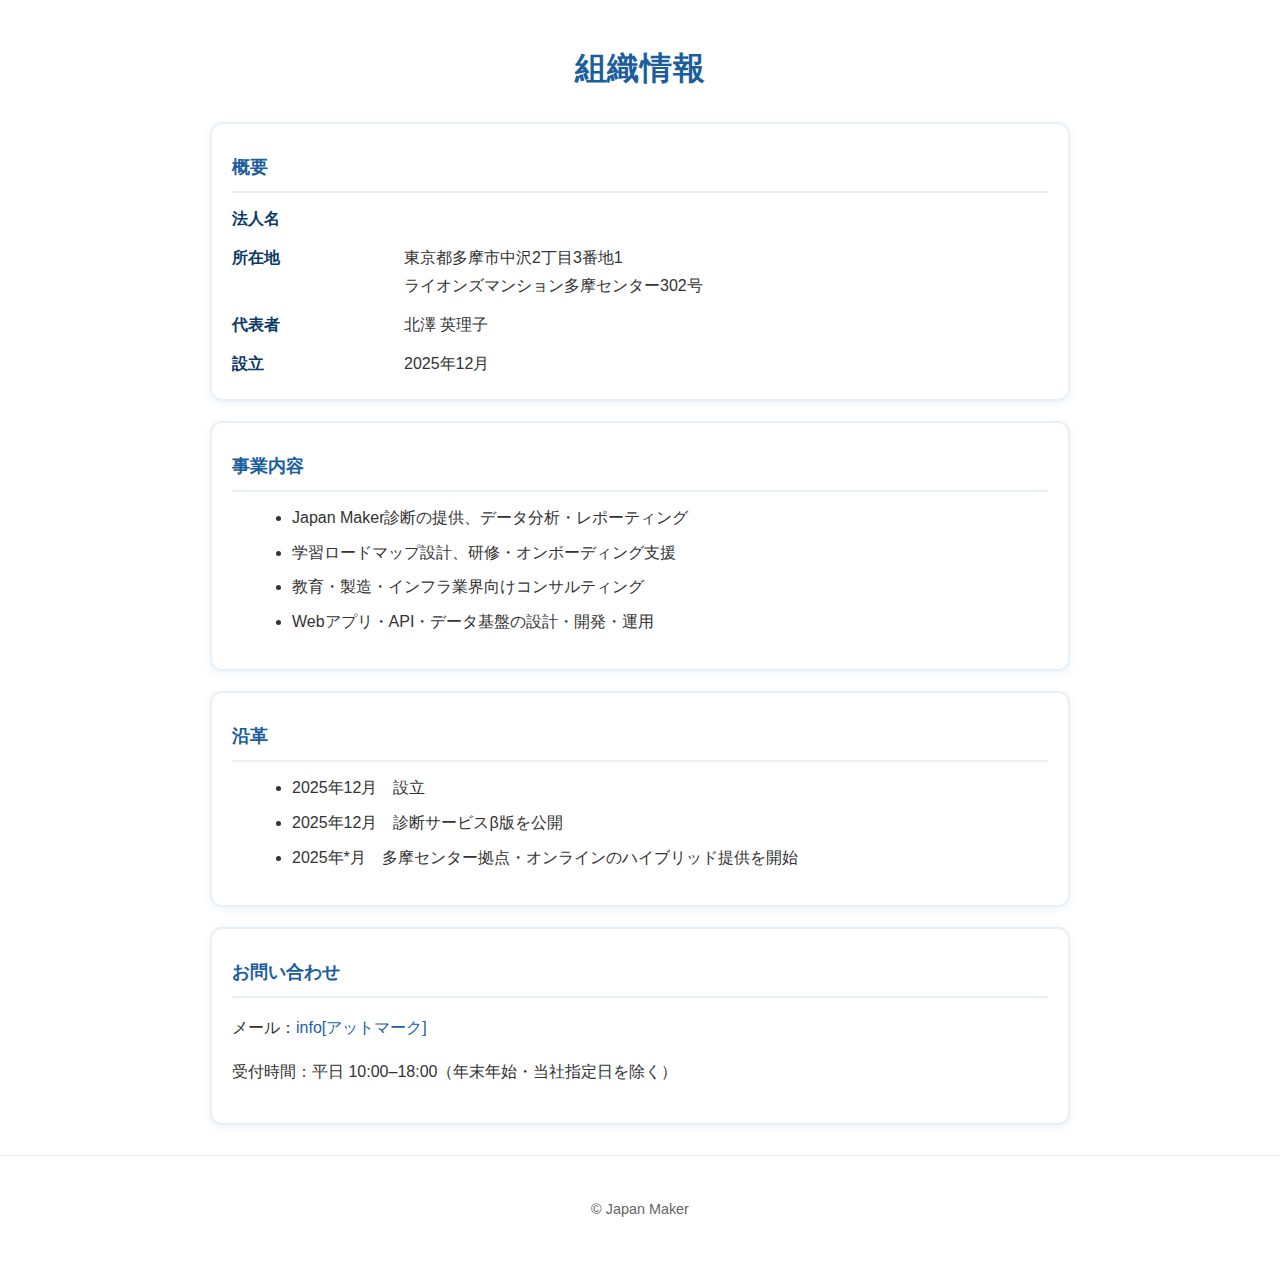
<file: company.html>
<!DOCTYPE html>
<html lang="ja">
<head>
<meta charset="UTF-8">
<meta name="viewport" content="width=device-width, initial-scale=1.0">
<title>組織情報 | Japan Maker</title>
<meta name="format-detection" content="telephone=no">
<style>
  :root{
    --primary-blue:#1B5E9E;
    --dark-blue:#0A3A66;
    --light-blue:#E8F0F7;
    --white:#FFFFFF;
    --text-dark:#333333;
    --text-gray:#666666;
    --border:#E5EEF7;
    --shadow:rgba(27,94,158,0.08);
  }
  *{ box-sizing:border-box }
  body{
    margin:0; background:#fff; color:var(--text-dark);
    font-family:'Noto Sans JP','Hiragino Kaku Gothic ProN','Yu Gothic','Meiryo',Arial,sans-serif;
    line-height:1.8;
  }
  .container{ max-width:900px; margin:0 auto; padding:0 20px }

  /* Header */
  .c-header{ text-align:center; margin:40px 0 24px }
  .c-header h1{
    margin:0 0 8px;
    font-size:clamp(22px,4.8vw,32px);
    color:var(--primary-blue);
    font-weight:800;
    letter-spacing:.02em;
  }
  .c-header p{ margin:0; color:var(--text-gray) }

  /* Card */
  .card{
    background:#fff; border:2px solid var(--light-blue); border-radius:12px; padding:20px;
    box-shadow:0 2px 8px var(--shadow); margin-bottom:20px;
  }
  .section-title{
    font-size:1.15rem; font-weight:800; color:var(--primary-blue);
    margin:6px 0 12px; padding-bottom:8px; border-bottom:2px solid var(--light-blue);
  }

  /* 概要（dl） */
  .kv{
    display:grid; grid-template-columns:1fr; gap:10px;
  }
  .row{ display:grid; grid-template-columns:160px 1fr; gap:12px; align-items:flex-start }
  .row dt{
    color:var(--dark-blue); font-weight:700;
  }
  .row dd{ margin:0 }

  /* 2カラム可能なセクション（大画面） */
  .grid-2{ display:grid; grid-template-columns:1fr; gap:16px }
  @media (min-width: 900px){
    .grid-2{ grid-template-columns:1fr 1fr }
  }

  /* リスト */
  ul{ margin:0 0 12px 20px }
  li{ margin:6px 0 }

  /* アクセス */
  .map{
    width:100%; border:1px solid var(--border); border-radius:10px; overflow:hidden; height:280px;
    background:#F7FBFF;
  }

  /* 連絡先カード */
  .contact a{ color:var(--primary-blue); text-decoration:none }
  .contact a:hover{ text-decoration:underline }

  /* フッタ */
  .footer{
    text-align:center; color:var(--text-gray); font-size:.9rem;
    padding:26px 0 40px; border-top:1px solid var(--light-blue); margin-top:30px
  }

  /* ページ上部へ */
  .back{ text-align:center; margin:14px 0 0 }
  .back a{ color:var(--primary-blue); text-decoration:none }
  .back a:hover{ text-decoration:underline }
</style>
</head>
<body>

<main class="container">

<header class="c-header container">
  <h1>組織情報</h1>
  <!--p>基本情報と拠点・連絡先をご案内します。</p-->
</header>

  <!-- 概要 -->
  <section class="card" aria-labelledby="about-title">
    <h2 id="about-title" class="section-title">概要</h2>
    <div class="kv">
      <div class="row"><dt>法人名</dt><dd><!--一般社団法人Tribe Japan--></dd></div>
      <div class="row"><dt>所在地</dt><dd>東京都多摩市中沢2丁目3番地1<br>
ライオンズマンション多摩センター302号</dd></div>
      <div class="row"><dt>代表者</dt><dd>北澤 英理子</dd></div>
      <div class="row"><dt>設立</dt><dd>2025年12月</dd></div>
      <!--div class="row"><dt>資本金</dt><dd>○○</dd></div-->
      <!--div class="row"><dt>事業内容</dt><dd>適性診断サービスの企画・開発・運営／研修・教育プログラムの提供／関連システムの受託開発 等</dd></div-->
      <!--div class="row"><dt>適格請求書</dt><dd>登録番号：T367102567890123</dd></div-->
    </div>
  </section>

  <!-- 事業内容・役員 -->
  <section class="card">
    <!--div class="card"-->
      <h2 class="section-title">事業内容</h2>
      <ul>
        <li>Japan Maker診断の提供、データ分析・レポーティング</li>
        <li>学習ロードマップ設計、研修・オンボーディング支援</li>
        <li>教育・製造・インフラ業界向けコンサルティング</li>
        <li>Webアプリ・API・データ基盤の設計・開発・運用</li>
      </ul>
    <!--/div-->
    <!--div class="card">
      <h2 class="section-title">役員</h2>
      <ul>
        <li>代表取締役　**</li>
        <li>取締役　　　**</li>
        <li>監査役　　　**</li>
      </ul>
    </div-->
  </section>

  <!-- 拠点・アクセス -->
  <!--section class="card" aria-labelledby="access-title">
    <h2 id="access-title" class="section-title">拠点・アクセス</h2>
    <p>本社：〒000-0000 東京都〇〇区〇〇 0-0-0（最寄り：〇〇線 〇〇駅 徒歩5分）</p>
    <div class="map" aria-label="Google Map"-->
      <!-- 埋め込みURLに置き換え -->
      <!--iframe
        title="本社マップ"
        width="100%" height="100%" frameborder="0" style="border:0"
        src="https://www.google.com/maps/embed?pb="
        allowfullscreen>
      </iframe>
    </div>
  </section-->

  <!-- 沿革 -->
  <section class="card">
    <h2 class="section-title">沿革</h2>
    <ul>
      <li>2025年12月　<!--一般社団法人Tribe Japan -->設立</li>
      <li>2025年12月　診断サービスβ版を公開</li>
      <li>2025年*月　多摩センター拠点・オンラインのハイブリッド提供を開始</li>
    </ul>
  </section>

  <!-- お問い合わせ -->
  <section class="card contact" aria-labelledby="contact-title">
    <h2 id="contact-title" class="section-title">お問い合わせ</h2>
    <p>メール：<a href="mailto:info@japan-maker.com">info[アットマーク]<!--tribejapan.org--></a></p>
    <p>受付時間：平日 10:00–18:00（年末年始・当社指定日を除く）</p>
    <!--div class="back"><a href="#top">ページ先頭へ戻る</a></div-->
  </section>
</main>

<footer class="footer">
  <p>© Japan Maker</p>
</footer>

<!-- 構造化データ（任意：検索やSNSでの表示改善に寄与） -->
<!--script type="application/ld+json">
{
  "@context": "https://schema.org",
  "@type": "Organization",
  "name": "Japan Maker株式会社（仮）",
  "url": "https://www.japan-maker.com/",
  "logo": "https://www.japan-maker.com/assets/logo.png",
  "contactPoint": [{
    "@type": "ContactPoint",
    "contactType": "customer support",
    "email": "info@japan-maker.com",
    "availableLanguage": ["ja"]
  }],
  "address": {
    "@type": "PostalAddress",
    "postalCode": "000-0000",
    "addressRegion": "東京都",
    "addressLocality": "〇〇区",
    "streetAddress": "〇〇 0-0-0"
  }
}
</script-->
</body>
</html>
</file>
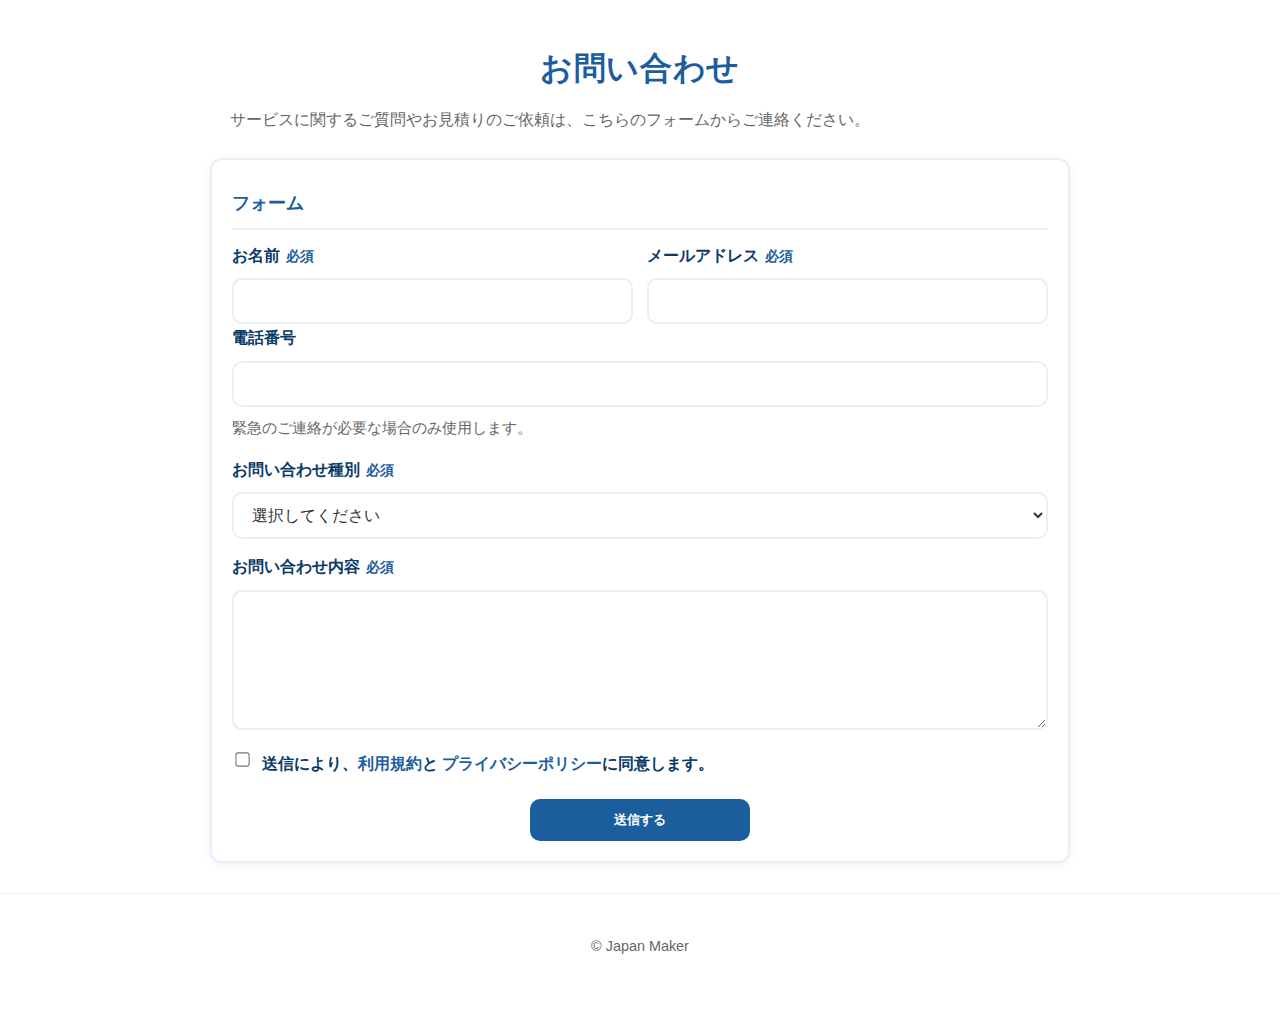
<file: contact.html>
<!DOCTYPE html>
<html lang="ja">
<head>
<meta charset="UTF-8">
<meta name="viewport" content="width=device-width, initial-scale=1.0">
<title>お問い合わせ | Japan Maker</title>
<meta name="format-detection" content="telephone=no">
<style>
  :root{
    --primary-blue:#1B5E9E;
    --dark-blue:#0A3A66;
    --light-blue:#E8F0F7;
    --white:#FFFFFF;
    --text-dark:#333333;
    --text-gray:#666666;
    --border:#E5EEF7;
    --shadow:rgba(27,94,158,0.08);
    --error:#D32F2F;
    --success:#1B5E9E;
  }
  *{ box-sizing:border-box }
  body{
    margin:0; background:#fff; color:var(--text-dark);
    font-family:'Noto Sans JP','Hiragino Kaku Gothic ProN','Yu Gothic','Meiryo',Arial,sans-serif;
    line-height:1.8;
  }
  .container{ max-width:900px; margin:0 auto; padding:0 20px }

  .c-header{ text-align:center; margin:40px 0 24px }
  .c-header h1{
    margin:0 0 8px; font-size:clamp(22px,4.8vw,32px); color:var(--primary-blue); font-weight:800; letter-spacing:.02em;
  }
  .c-header p{ margin:0; color:var(--text-gray) }

  .card{
    background:#fff; border:2px solid var(--light-blue); border-radius:12px; padding:20px;
    box-shadow:0 2px 8px var(--shadow); margin-bottom:20px;
  }
  .section-title{
    font-size:1.15rem; font-weight:800; color:var(--primary-blue);
    margin:6px 0 12px; padding-bottom:8px; border-bottom:2px solid var(--light-blue);
  }

  .form-grid{ display:grid; grid-template-columns:1fr; gap:14px }
  .form-row{ display:grid; grid-template-columns:1fr; gap:8px }
  label{ font-weight:700; color:var(--dark-blue) }
  .req{ font-weight:700; color:var(--primary-blue); font-size:.9rem; margin-left:6px }

  input[type="text"],input[type="email"],input[type="tel"],select,textarea{
    width:100%; padding:12px 14px; border-radius:10px;
    border:2px solid var(--light-blue); background:#fff; color:var(--text-dark);
    font-size:1rem; transition:border-color .2s, box-shadow .2s;
  }
  input:focus,select:focus,textarea:focus{
    outline:none; border-color:var(--primary-blue); box-shadow:0 0 0 3px rgba(27,94,158,.12);
  }
  textarea{ min-height:140px; resize:vertical }

  .hint{ color:var(--text-gray); font-size:.92rem }
  .error-msg{ color:var(--error); font-size:.92rem; display:none }
  .success-box,.error-box{
    border-radius:10px; padding:12px 14px; margin-top:10px; display:none
  }
  .success-box{ border:1px solid var(--light-blue); background:#F7FBFF; color:var(--success); }
  .error-box{ border:1px solid #FAD4D4; background:#FFF6F6; color:var(--error); }

  .agree{
    display:flex; gap:10px; align-items:flex-start; color:var(--text-dark); margin-top:6px
  }
  .agree input{ transform:scale(1.1); margin-top:3px }

  .cta{ text-align:center; margin-top:6px }
  .btn{
    display:inline-block; padding:12px 22px; border-radius:10px; font-weight:800; text-decoration:none; cursor:pointer;
    min-width:220px; text-align:center;
  }
  .btn-primary{ background:var(--primary-blue); color:#fff; border:none; }
  .btn-primary[disabled]{ opacity:.45; cursor:not-allowed }

  .footer{
    text-align:center; color:var(--text-gray); font-size:.9rem; padding:26px 0 40px; border-top:1px solid var(--light-blue); margin-top:30px
  }

  /* honeypot */
  .hp{ position:absolute; left:-5000px; opacity:0; height:0; width:0; overflow:hidden }

  @media (min-width: 860px){
    .form-grid.two{ grid-template-columns:1fr 1fr; gap:14px }
  }
</style>
</head>
<body>



<main class="container">

<header class="c-header container" id="top">
  <h1>お問い合わせ</h1>
  <p style="text-align:left">サービスに関するご質問やお見積りのご依頼は、こちらのフォームからご連絡ください。</p>
</header>

  <section class="card" aria-labelledby="form-title">
    <h2 id="form-title" class="section-title">フォーム</h2>

    <form id="contactForm" action="https://formspree.io/f/YOUR_FORM_ID" method="POST" novalidate>
      <!-- 成功/失敗メッセージ -->
      <div id="successBox" class="success-box">送信が完了しました。折り返しご連絡いたします。ありがとうございます。</div>
      <div id="errorBox" class="error-box">送信に失敗しました。時間をおいて再度お試しください。</div>

      <!-- 2カラム（大画面） -->
      <div class="form-grid two">
        <div class="form-row">
          <label for="name">お名前<span class="req">必須</span></label>
          <input id="name" name="name" type="text" autocomplete="name" required>
          <div class="error-msg" data-for="name">お名前を入力してください。</div>
        </div>
        <div class="form-row">
          <label for="email">メールアドレス<span class="req">必須</span></label>
          <input id="email" name="email" type="email" autocomplete="email" required>
          <div class="error-msg" data-for="email">正しいメールアドレスを入力してください。</div>
        </div>
      </div>

      <div class="form-grid">
        <div class="form-row">
          <label for="tel">電話番号</label>
          <input id="tel" name="tel" type="tel" inputmode="tel" autocomplete="tel">
          <div class="hint">緊急のご連絡が必要な場合のみ使用します。</div>
        </div>

        <div class="form-row">
          <label for="topic">お問い合わせ種別<span class="req">必須</span></label>
          <select id="topic" name="topic" required>
            <option value="">選択してください</option>
            <option>サービス全般について</option>
            <option>診断結果・アカウント</option>
            <option>研修・見積の相談</option>
            <option>取材・パートナー</option>
            <option>その他</option>
          </select>
          <div class="error-msg" data-for="topic">お問い合わせ種別を選択してください。</div>
        </div>

        <div class="form-row">
          <label for="message">お問い合わせ内容<span class="req">必須</span></label>
          <textarea id="message" name="message" required></textarea>
          <div class="error-msg" data-for="message">お問い合わせ内容を入力してください。</div>
        </div>

        <!-- 同意 -->
        <div class="form-row">
          <div class="agree">
            <input id="agree" type="checkbox" required>
            <label for="agree">送信により、<a href="terms.html" style="color:var(--primary-blue);text-decoration:none;" target="_blank">利用規約</a>と
              <a href="privacy.html" style="color:var(--primary-blue);text-decoration:none;" target="_blank">プライバシーポリシー</a>に同意します。</label>
          </div>
          <div class="error-msg" data-for="agree">送信には同意が必要です。</div>
        </div>

        <!-- ハニーポット（ボット対策） -->
        <div class="hp">
          <label>Leave this field empty<input type="text" name="_gotcha" tabindex="-1" autocomplete="off"></label>
        </div>

        <!-- 送信メタ -->
        <input type="hidden" name="_subject" value="【Japan Maker】お問い合わせが届きました">
        <input type="hidden" name="_template" value="table">
        <!-- success/redirectを使う場合（任意）：<input type="hidden" name="_next" value="https://example.com/thanks.html"> -->

        <div class="cta">
          <button id="submitBtn" type="submit" class="btn btn-primary">送信する</button>
        </div>
      </div>
    </form>
  </section>
</main>

<footer class="footer">
  <p>© Japan Maker</p>
</footer>

<script>
  (function(){
    const form = document.getElementById('contactForm');
    const submitBtn = document.getElementById('submitBtn');
    const successBox = document.getElementById('successBox');
    const errorBox = document.getElementById('errorBox');

    function showError(name, show){
      const el = document.querySelector('.error-msg[data-for="'+name+'"]');
      if(!el) return;
      el.style.display = show ? 'block' : 'none';
    }

    function validate(){
      let ok = true;
      const name = form.name.value.trim();
      const email = form.email.value.trim();
      const topic = form.topic.value.trim();
      const message = form.message.value.trim();
      const agree = document.getElementById('agree').checked;

      showError('name', !name);
      ok = ok && !!name;

      const validEmail = /^[^\s@]+@[^\s@]+\.[^\s@]+$/.test(email);
      showError('email', !validEmail);
      ok = ok && validEmail;

      showError('topic', !topic);
      ok = ok && !!topic;

      showError('message', !message);
      ok = ok && !!message;

      showError('agree', !agree);
      ok = ok && !!agree;

      return ok;
    }

    form.addEventListener('submit', async (e) => {
      e.preventDefault();
      successBox.style.display = 'none';
      errorBox.style.display = 'none';

      if(!validate()) return;

      submitBtn.disabled = true;
      submitBtn.style.opacity = .45;
      submitBtn.style.cursor = 'not-allowed';

      try{
        const data = new FormData(form);
        const res = await fetch(form.action, { method: 'POST', body: data, headers: { 'Accept': 'application/json' } });
        if(res.ok){
          form.reset();
          successBox.style.display = 'block';
        }else{
          const json = await res.json().catch(()=> ({}));
          errorBox.textContent = json.errors ? json.errors.map(e => e.message).join(' / ') : '送信に失敗しました。時間をおいて再度お試しください。';
          errorBox.style.display = 'block';
        }
      }catch(err){
        errorBox.textContent = '通信エラーが発生しました。時間をおいて再度お試しください。';
        errorBox.style.display = 'block';
      }finally{
        submitBtn.disabled = false;
        submitBtn.style.opacity = 1;
        submitBtn.style.cursor = 'pointer';
      }
    });
  })();
</script>

</body>
</html>
</file>
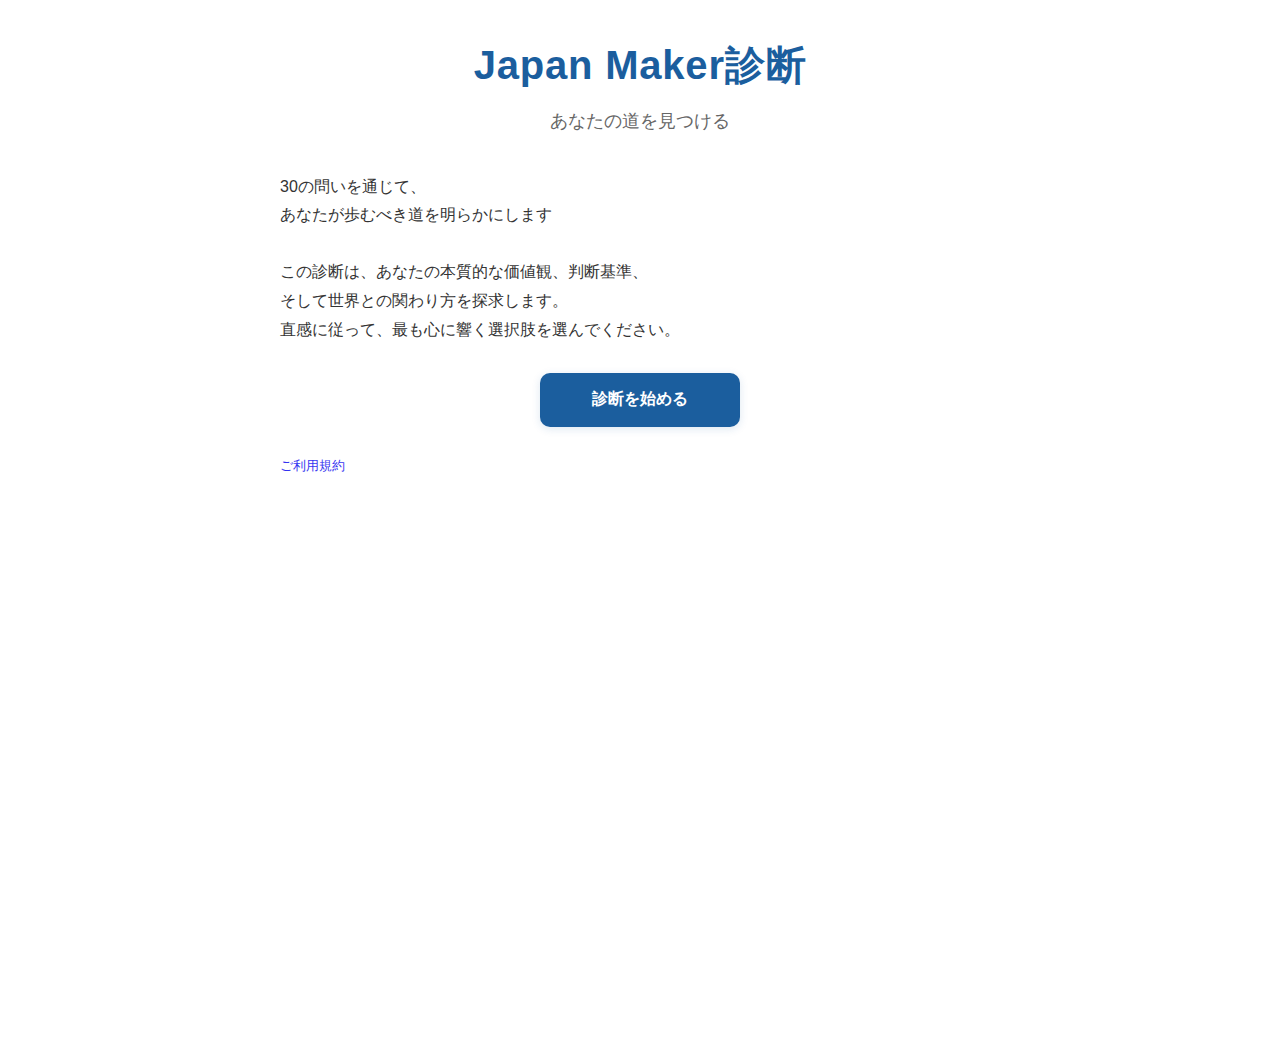
<file: diagnosis.html>
<!DOCTYPE html>
<html lang="ja">
<head>
    <meta charset="UTF-8">
    <meta name="viewport" content="width=device-width, initial-scale=1.0">
    <title>Japan Maker診断 - あなたの道を見つける</title>
    <!--link rel="stylesheet" href="style.css"-->
    <link rel="stylesheet" href="style-for-jm.css">
</head>
<body>
    <div id="app">
        <!-- Start Page -->
        <section id="start-page" class="page active">
            <div class="container">
                <header class="page-header centered">
                    <h1 class="tribal-title">Japan Maker診断</h1>
                    <p class="subtitle">あなたの道を見つける</p>
                </header>
                <div class="content centered">
                    <p class="vision-text">30の問いを通じて、<br>あなたが歩むべき道を明らかにします</p>
                    <p class="description left-aligned">
                        この診断は、あなたの本質的な価値観、判断基準、<br>
                        そして世界との関わり方を探求します。<br>
                        直感に従って、最も心に響く選択肢を選んでください。</p>
                </div>
                <div class="action-area">
                    <button id="start-btn" class="btn btn-primary">診断を始める</button>
                </div>
<div class="purpose">
<a href="terms.html" target="_blank">ご利用規約</a>
</div>
            </div>
        </section>

        <!-- Question Page -->
        <section id="question-page" class="page">
            <div class="container">
                <div class="progress-bar">
                    <div class="progress-fill" id="progress-fill"></div>
                </div>
                <div class="progress-text" id="progress-text">Q1/30</div>
                
                <div class="question-container">
                    <h2 class="question-text" id="question-text"></h2>
                    <div class="choices" id="choices-container">
                        <!-- Choices will be dynamically inserted -->
                    </div>
                </div>
                
                <div class="action-area left-aligned" id="complete-action" style="display: none;">
                    <button id="complete-btn" class="btn btn-primary">診断を完了する</button>
                </div>
            </div>
        </section>

        <!-- Email Page -->
        <section id="email-page" class="page">
            <div class="container">
                <header class="page-header centered">
                    <h2 class="section-title">診断完了</h2>
                    <p class="subtitle">あと一歩で結果が分かります</p>
                </header>
                <div class="content">
                    <p class="description left-aligned" style="max-width:520px;margin:0 auto;">診断結果をお届けするため、<br>メールアドレスをご入力ください。</p><br>
                    <form id="email-form" class="email-form">
                        <div class="form-group">
                            <label for="email-input" class="form-label">メールアドレス</label>
                            <input type="email" id="email-input" class="form-control" placeholder="example@email.com" required>
                        </div>
                        <div class="action-area left-aligned">
                            <button type="submit" class="btn btn-primary">結果を表示</button>
                        </div>
                    </form>


                    <div class="agree">
                        続行することで<a href="terms.html" target="_blank">ご利用規約</a>および<br><a href="privacy.html" target="_blank">プライバシーポリシー</a>に同意したものとみなします。</div>



                </div>
            </div>
        </section>

        <!-- Result Page -->
        <section id="result-page" class="page">
            <div class="container">
                <header class="page-header centered">
                    <h2 class="section-title">あなたの道は</h2>
                    <h1 class="tribal-title result-title" id="result-name"></h1>
                </header>
                <div class="content">
                    <p class="result-description left-aligned" id="result-description"></p>
                    <div class="result-details left-aligned">
                        <h3>診断結果の詳細</h3>
                        <div id="result-breakdown"></div>
                    </div>
                </div>
                <!--div class="action-area left-aligned">
                    <button id="restart-btn" class="btn btn-primary">もう一度診断する</button>
                    <button id="home-btn" class="btn btn-secondary">ホームへ戻る</button>
                </div-->
            </div>
        </section>

        <!-- Loading Overlay -->
        <div id="loading-overlay" class="loading-overlay">
            <div class="spinner"></div>
            <p>診断中...</p>
        </div>
    </div>


    <!-- Footer -->
    <footer class="footer">
        <div class="footer-links">
            <a href="tokusho.html" target="_blank">特商法</a> 　　 
            <a href="privacy.html" target="_blank">プライバシーポリシー</a>
        </div>
        <div class="footer-copyright">
            © Japan Maker
        </div>
    </footer>

    <script src="app-for-jm.js"></script>
</body>
</html>
</file>
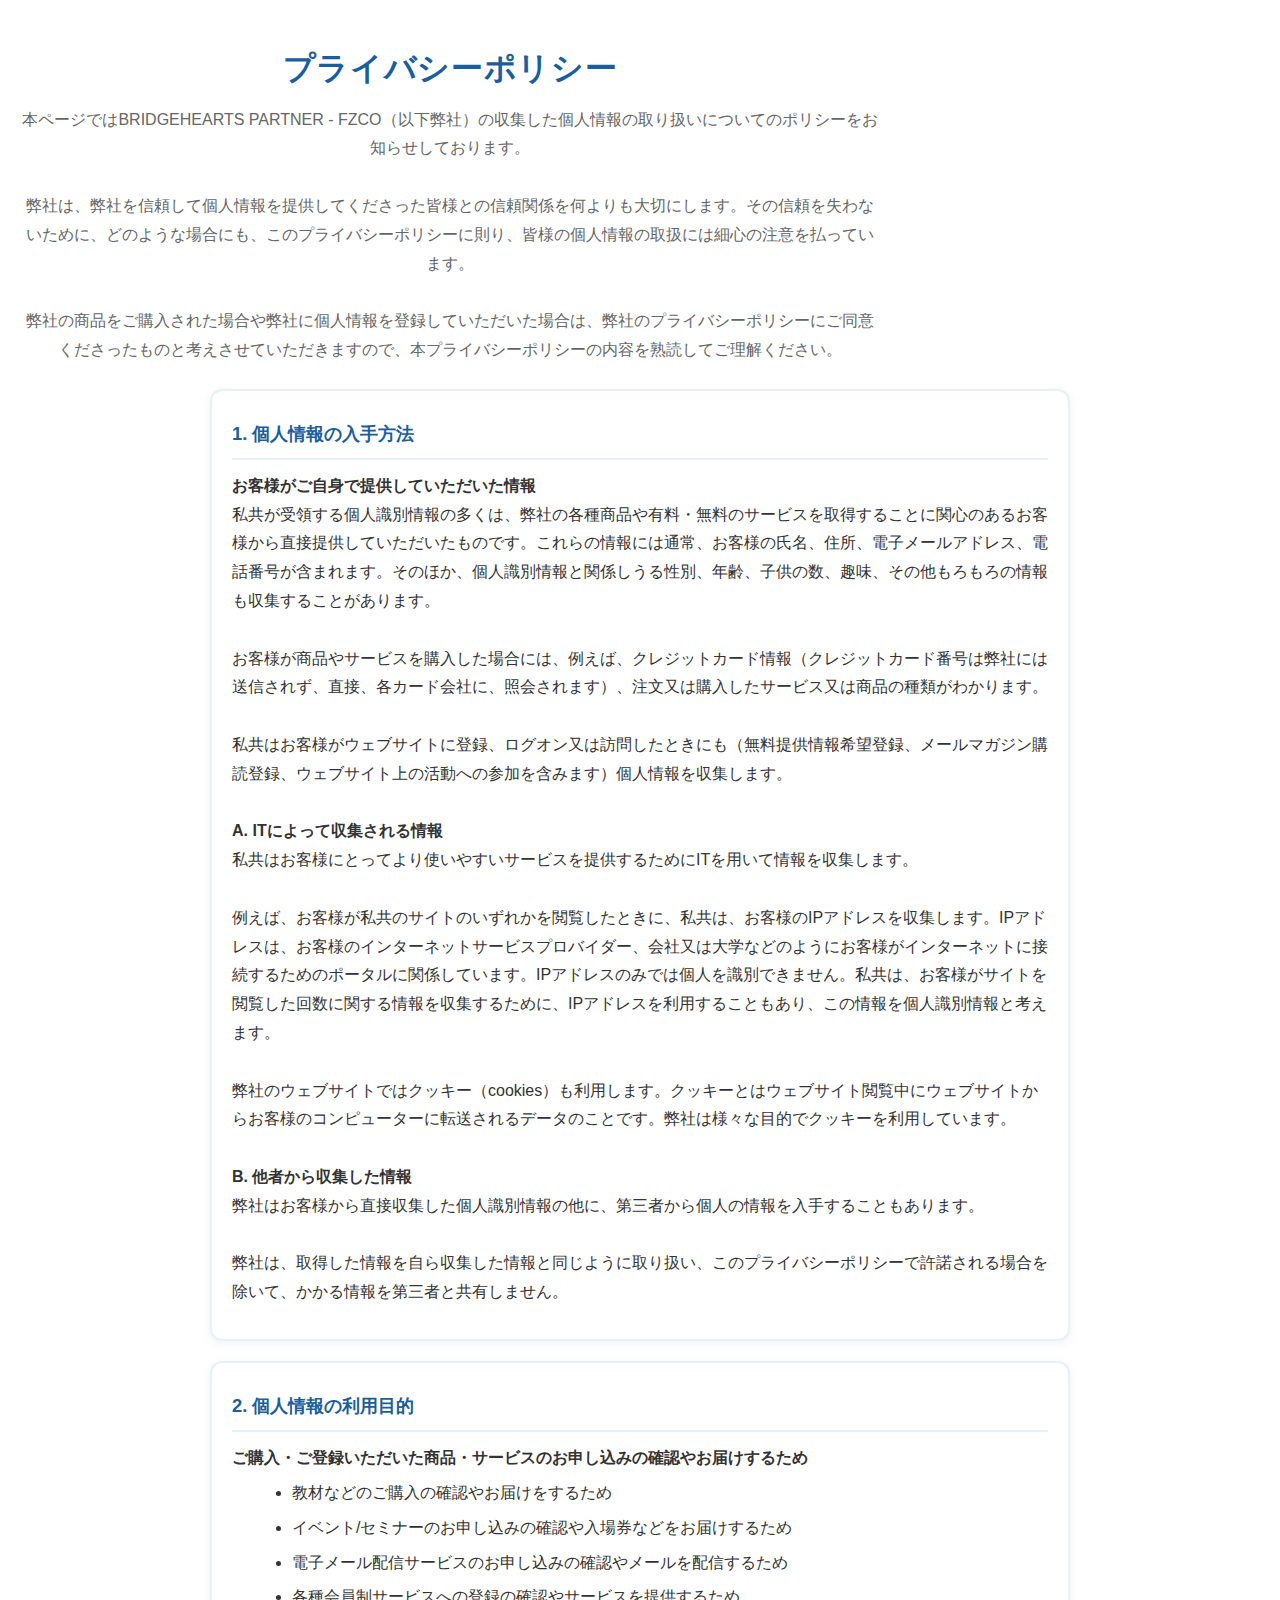
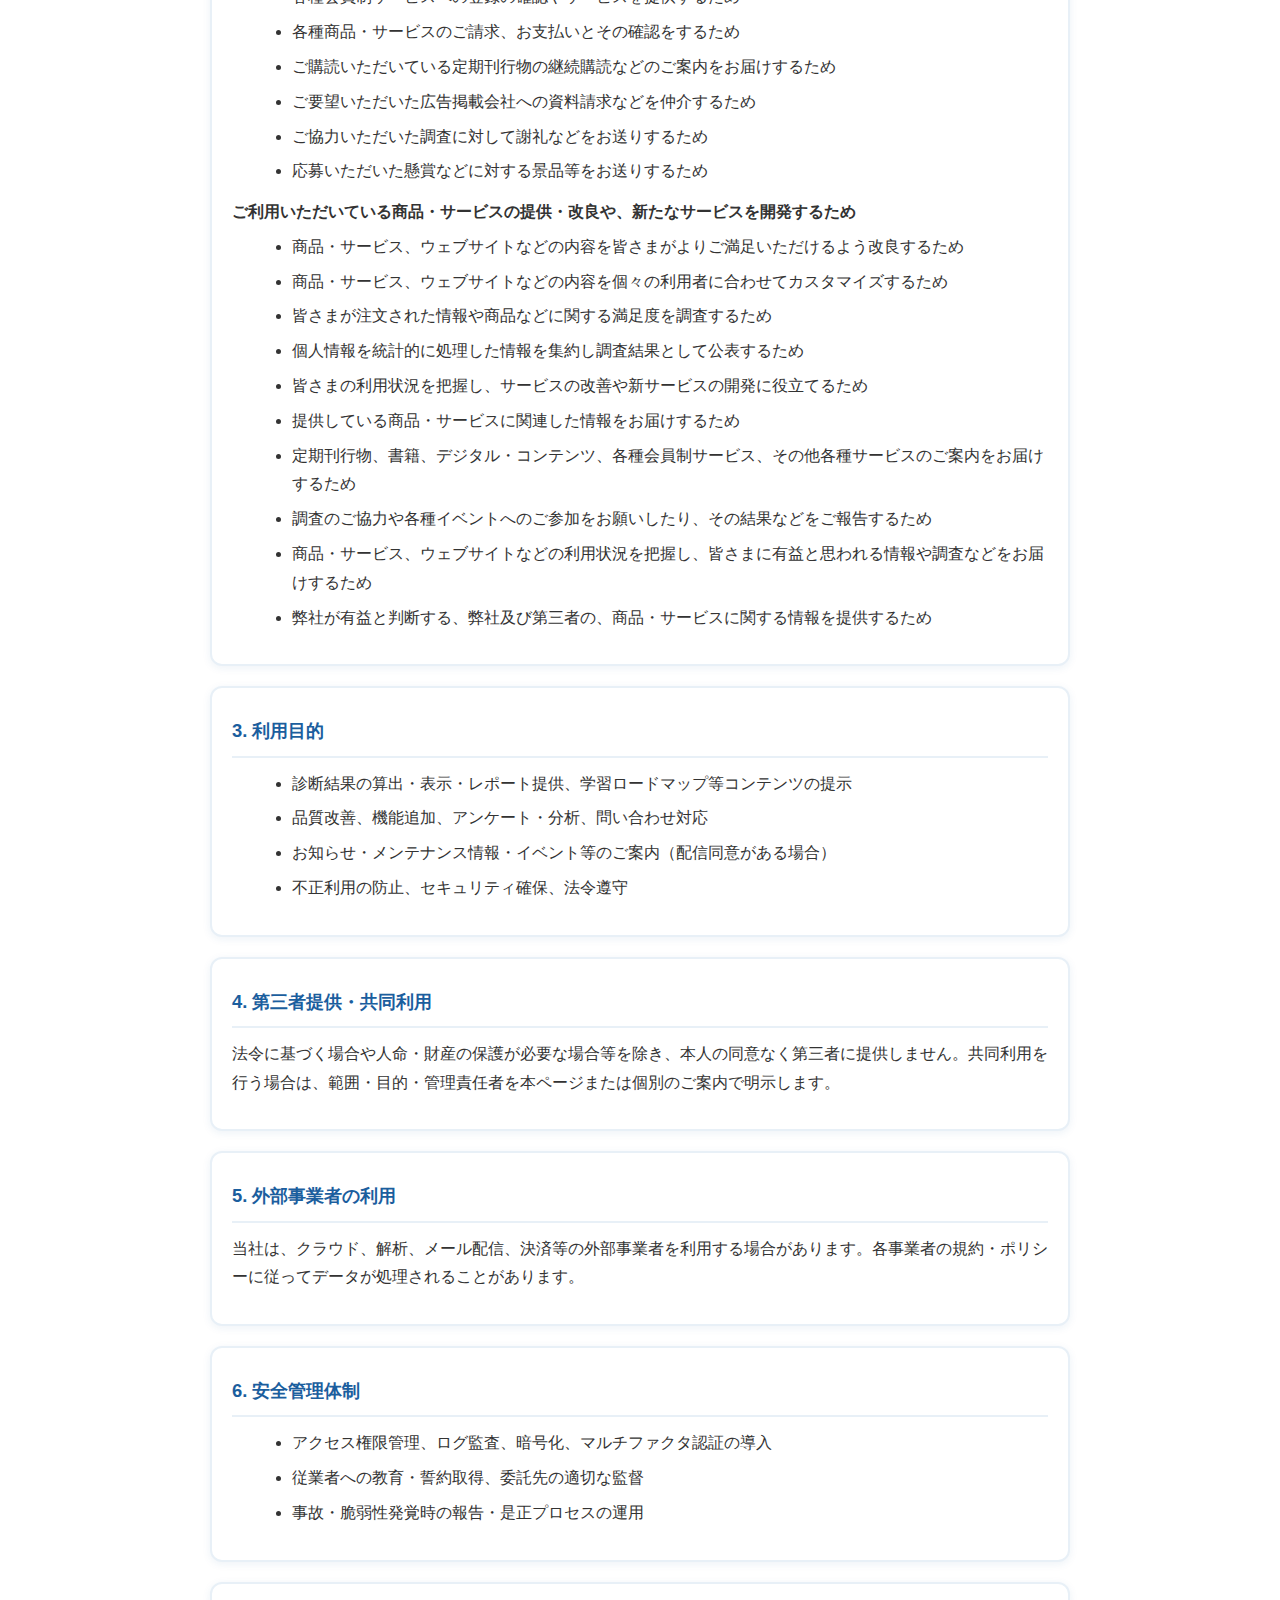
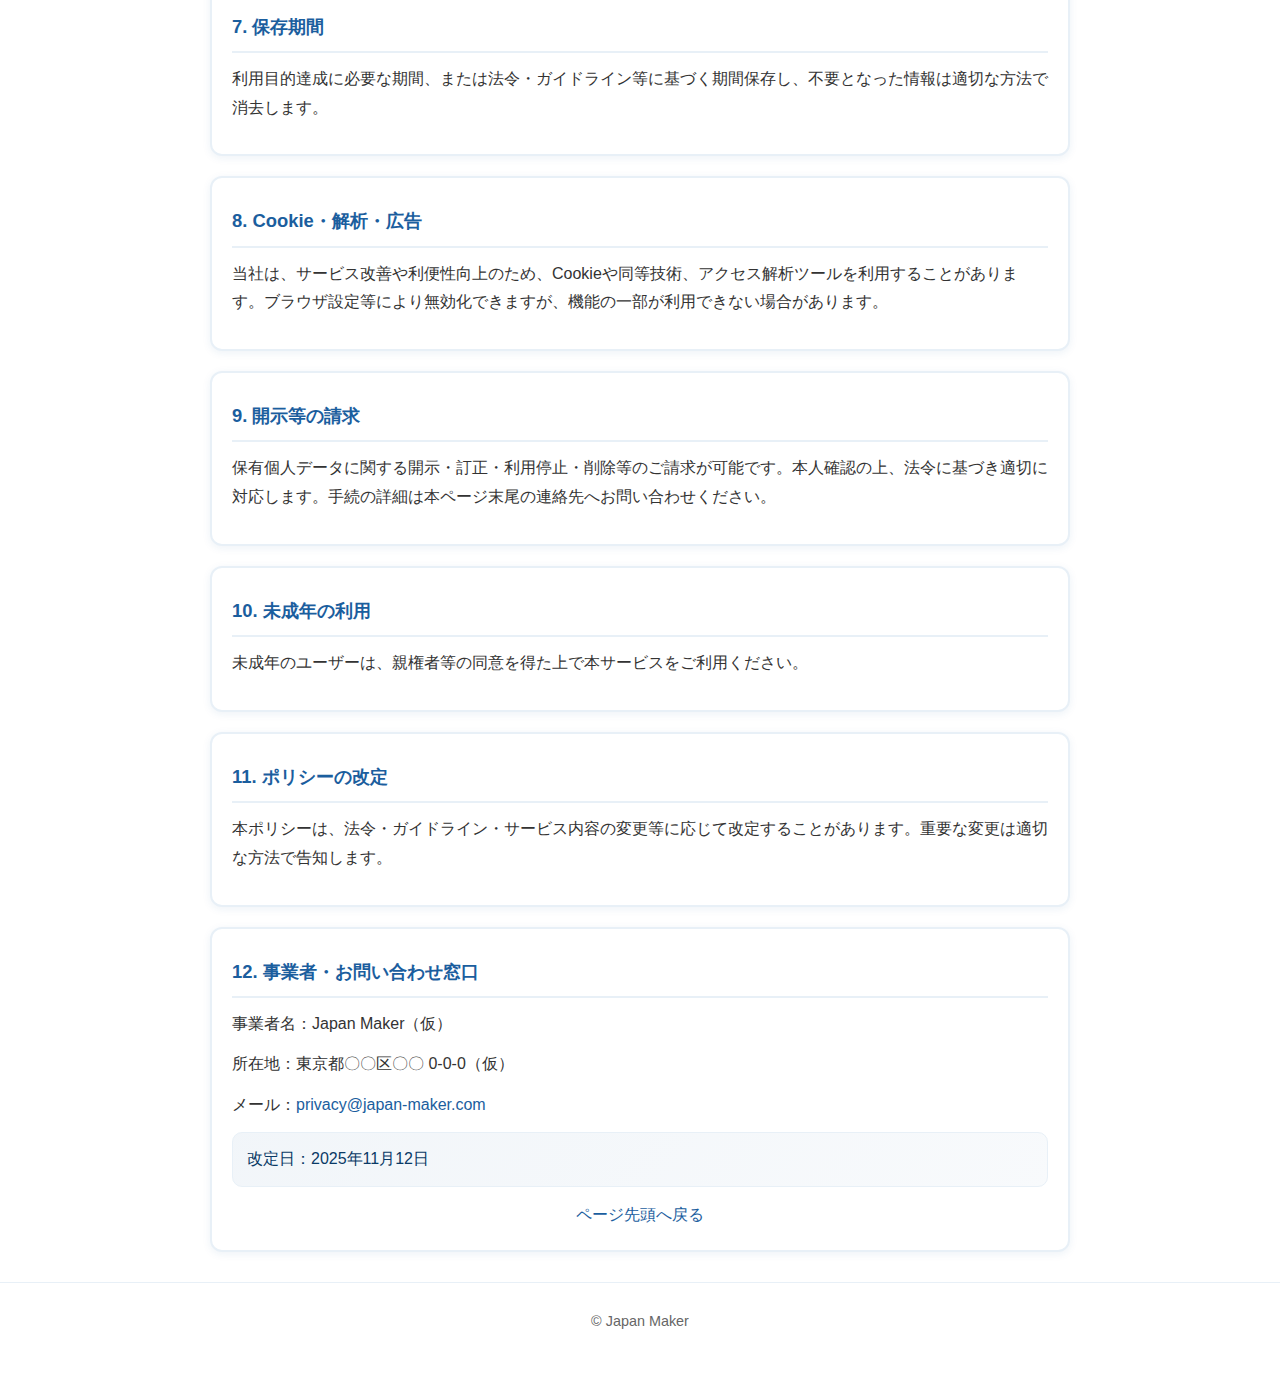
<file: new_privacy.html>
<!DOCTYPE html>
<html lang="ja">
<head>
<meta charset="UTF-8">
<meta name="viewport" content="width=device-width, initial-scale=1.0">
<title>プライバシーポリシー | Japan Maker診断</title>
<meta name="format-detection" content="telephone=no">
<style>
  :root{
    --primary-blue:#1B5E9E;
    --dark-blue:#0A3A66;
    --light-blue:#E8F0F7;
    --white:#FFFFFF;
    --text-dark:#333333;
    --text-gray:#666666;
    --border:#E5EEF7;
    --shadow:rgba(27,94,158,0.08);
  }
  *{box-sizing:border-box}
  body{
    margin:0; background:#fff; color:var(--text-dark);
    font-family:'Noto Sans JP','Hiragino Kaku Gothic ProN','Yu Gothic','Meiryo',Arial,sans-serif;
    line-height:1.8;
  }
  .container{max-width:900px;margin:0 auto;padding:0 20px}

  .c-header{ text-align:center; margin:40px 0 24px }
  .c-header h1{
    margin:0 0 8px; font-size:clamp(22px,4.8vw,32px); color:var(--primary-blue); font-weight:800; letter-spacing:.02em;
  }
  .c-header p{ margin:0; color:var(--text-gray) }

  .card{
    background:#fff; border:2px solid var(--light-blue); border-radius:12px; padding:20px;
    box-shadow:0 2px 8px var(--shadow); margin-bottom:20px;
  }
  .section-title{
    font-size:1.15rem; font-weight:800; color:var(--primary-blue);
    margin:6px 0 12px; padding-bottom:8px; border-bottom:2px solid var(--light-blue);
  }
  p{ margin:0 0 12px }
  ul{ margin:0 0 12px 20px }
  li{ margin:6px 0 }
  .note{
    background:linear-gradient(135deg,rgba(27,94,158,.06),rgba(27,94,158,.03));
    border:1px solid var(--light-blue); border-radius:10px; padding:12px 14px; color:var(--dark-blue);
    margin:8px 0 12px;
  }
  .footer{
    text-align:center; color:var(--text-gray); font-size:.9rem; padding:26px 0 40px; border-top:1px solid var(--light-blue); margin-top:30px
  }
  .back{ text-align:center; margin:14px 0 0 }
  .back a{ color:var(--primary-blue); text-decoration:none }
  .back a:hover{ text-decoration:underline }
</style>
</head>
<body>

<header class="c-header container" id="top">
  <h1>プライバシーポリシー</h1>
  <p>本ページではBRIDGEHEARTS PARTNER - FZCO（以下弊社）の収集した個人情報の取り扱いについてのポリシーをお知らせしております。<br>
<br>
弊社は、弊社を信頼して個人情報を提供してくださった皆様との信頼関係を何よりも大切にします。その信頼を失わないために、どのような場合にも、このプライバシーポリシーに則り、皆様の個人情報の取扱には細心の注意を払っています。<br>
<br>
弊社の商品をご購入された場合や弊社に個人情報を登録していただいた場合は、弊社のプライバシーポリシーにご同意くださったものと考えさせていただきますので、本プライバシーポリシーの内容を熟読してご理解ください。</p>
</header>

<main class="container">
  <section class="card">
    <h2 class="section-title">1. 個人情報の入手方法</h2>
    <p><span style="font-weight:bold;">お客様がご自身で提供していただいた情報</span><br>
私共が受領する個人識別情報の多くは、弊社の各種商品や有料・無料のサービスを取得することに関心のあるお客様から直接提供していただいたものです。これらの情報には通常、お客様の氏名、住所、電子メールアドレス、電話番号が含まれます。そのほか、個人識別情報と関係しうる性別、年齢、子供の数、趣味、その他もろもろの情報も収集することがあります。<br>
<br>
お客様が商品やサービスを購入した場合には、例えば、クレジットカード情報（クレジットカード番号は弊社には送信されず、直接、各カード会社に、照会されます）、注文又は購入したサービス又は商品の種類がわかります。<br>
<br>
私共はお客様がウェブサイトに登録、ログオン又は訪問したときにも（無料提供情報希望登録、メールマガジン購読登録、ウェブサイト上の活動への参加を含みます）個人情報を収集します。<br>
<br>
<span style="font-weight:bold;">A. ITによって収集される情報</span><br>
私共はお客様にとってより使いやすいサービスを提供するためにITを用いて情報を収集します。<br>
<br>
例えば、お客様が私共のサイトのいずれかを閲覧したときに、私共は、お客様のIPアドレスを収集します。IPアドレスは、お客様のインターネットサービスプロバイダー、会社又は大学などのようにお客様がインターネットに接続するためのポータルに関係しています。IPアドレスのみでは個人を識別できません。私共は、お客様がサイトを閲覧した回数に関する情報を収集するために、IPアドレスを利用することもあり、この情報を個人識別情報と考えます。<br>
<br>
弊社のウェブサイトではクッキー（cookies）も利用します。クッキーとはウェブサイト閲覧中にウェブサイトからお客様のコンピューターに転送されるデータのことです。弊社は様々な目的でクッキーを利用しています。<br>
<br>
<span style="font-weight:bold;">B. 他者から収集した情報</span><br>
弊社はお客様から直接収集した個人識別情報の他に、第三者から個人の情報を入手することもあります。<br>
<br>
弊社は、取得した情報を自ら収集した情報と同じように取り扱い、このプライバシーポリシーで許諾される場合を除いて、かかる情報を第三者と共有しません。
</p>
  </section>

  <section class="card">
    <h2 class="section-title">2. 個人情報の利用目的</h2>
<span style="font-weight:bold;">ご購入・ご登録いただいた商品・サービスのお申し込みの確認やお届けするため</span>
<ul>
<li>教材などのご購入の確認やお届けをするため</li>
<li>イベント/セミナーのお申し込みの確認や入場券などをお届けするため</li>
<li>電子メール配信サービスのお申し込みの確認やメールを配信するため</li>
<li>各種会員制サービスへの登録の確認やサービスを提供するため</li>
<li>各種商品・サービスのご請求、お支払いとその確認をするため</li>
<li>ご購読いただいている定期刊行物の継続購読などのご案内をお届けするため</li>
<li>ご要望いただいた広告掲載会社への資料請求などを仲介するため</li>
<li>ご協力いただいた調査に対して謝礼などをお送りするため</li>
<li>応募いただいた懸賞などに対する景品等をお送りするため</li>
</ul>
<span style="font-weight:bold;">ご利用いただいている商品・サービスの提供・改良や、新たなサービスを開発するため</span>
<ul>
<li>商品・サービス、ウェブサイトなどの内容を皆さまがよりご満足いただけるよう改良するため</li>
<li>商品・サービス、ウェブサイトなどの内容を個々の利用者に合わせてカスタマイズするため</li>
<li>皆さまが注文された情報や商品などに関する満足度を調査するため</li>
<li>個人情報を統計的に処理した情報を集約し調査結果として公表するため</li>
<li>皆さまの利用状況を把握し、サービスの改善や新サービスの開発に役立てるため</li>
<li>提供している商品・サービスに関連した情報をお届けするため</li>
<li>定期刊行物、書籍、デジタル・コンテンツ、各種会員制サービス、その他各種サービスのご案内をお届けするため</li>
<li>調査のご協力や各種イベントへのご参加をお願いしたり、その結果などをご報告するため</li>
<li>商品・サービス、ウェブサイトなどの利用状況を把握し、皆さまに有益と思われる情報や調査などをお届けするため</li>
<li>弊社が有益と判断する、弊社及び第三者の、商品・サービスに関する情報を提供するため</li>
</ul>
</p>
  </section>

  <section class="card">
    <h2 class="section-title">3. 利用目的</h2>
    <ul>
      <li>診断結果の算出・表示・レポート提供、学習ロードマップ等コンテンツの提示</li>
      <li>品質改善、機能追加、アンケート・分析、問い合わせ対応</li>
      <li>お知らせ・メンテナンス情報・イベント等のご案内（配信同意がある場合）</li>
      <li>不正利用の防止、セキュリティ確保、法令遵守</li>
    </ul>
  </section>

  <section class="card">
    <h2 class="section-title">4. 第三者提供・共同利用</h2>
    <p>法令に基づく場合や人命・財産の保護が必要な場合等を除き、本人の同意なく第三者に提供しません。共同利用を行う場合は、範囲・目的・管理責任者を本ページまたは個別のご案内で明示します。</p>
  </section>

  <section class="card">
    <h2 class="section-title">5. 外部事業者の利用</h2>
    <p>当社は、クラウド、解析、メール配信、決済等の外部事業者を利用する場合があります。各事業者の規約・ポリシーに従ってデータが処理されることがあります。</p>
  </section>

  <section class="card">
    <h2 class="section-title">6. 安全管理体制</h2>
    <ul>
      <li>アクセス権限管理、ログ監査、暗号化、マルチファクタ認証の導入</li>
      <li>従業者への教育・誓約取得、委託先の適切な監督</li>
      <li>事故・脆弱性発覚時の報告・是正プロセスの運用</li>
    </ul>
  </section>

  <section class="card">
    <h2 class="section-title">7. 保存期間</h2>
    <p>利用目的達成に必要な期間、または法令・ガイドライン等に基づく期間保存し、不要となった情報は適切な方法で消去します。</p>
  </section>

  <section class="card">
    <h2 class="section-title">8. Cookie・解析・広告</h2>
    <p>当社は、サービス改善や利便性向上のため、Cookieや同等技術、アクセス解析ツールを利用することがあります。ブラウザ設定等により無効化できますが、機能の一部が利用できない場合があります。</p>
  </section>

  <section class="card">
    <h2 class="section-title">9. 開示等の請求</h2>
    <p>保有個人データに関する開示・訂正・利用停止・削除等のご請求が可能です。本人確認の上、法令に基づき適切に対応します。手続の詳細は本ページ末尾の連絡先へお問い合わせください。</p>
  </section>

  <section class="card">
    <h2 class="section-title">10. 未成年の利用</h2>
    <p>未成年のユーザーは、親権者等の同意を得た上で本サービスをご利用ください。</p>
  </section>

  <section class="card">
    <h2 class="section-title">11. ポリシーの改定</h2>
    <p>本ポリシーは、法令・ガイドライン・サービス内容の変更等に応じて改定することがあります。重要な変更は適切な方法で告知します。</p>
  </section>

  <section class="card" aria-labelledby="contact-title">
    <h2 id="contact-title" class="section-title">12. 事業者・お問い合わせ窓口</h2>
    <p>事業者名：Japan Maker（仮）</p>
    <p>所在地：東京都〇〇区〇〇 0-0-0（仮）</p>
    <p>メール：<a href="mailto:privacy@japan-maker.com" style="color:var(--primary-blue);text-decoration:none;">privacy@japan-maker.com</a></p>
    <p class="note">改定日：2025年11月12日</p>
    <div class="back"><a href="#top">ページ先頭へ戻る</a></div>
  </section>
</main>

<footer class="footer">
  <p>© Japan Maker</p>
</footer>

</body>
</html>
</file>
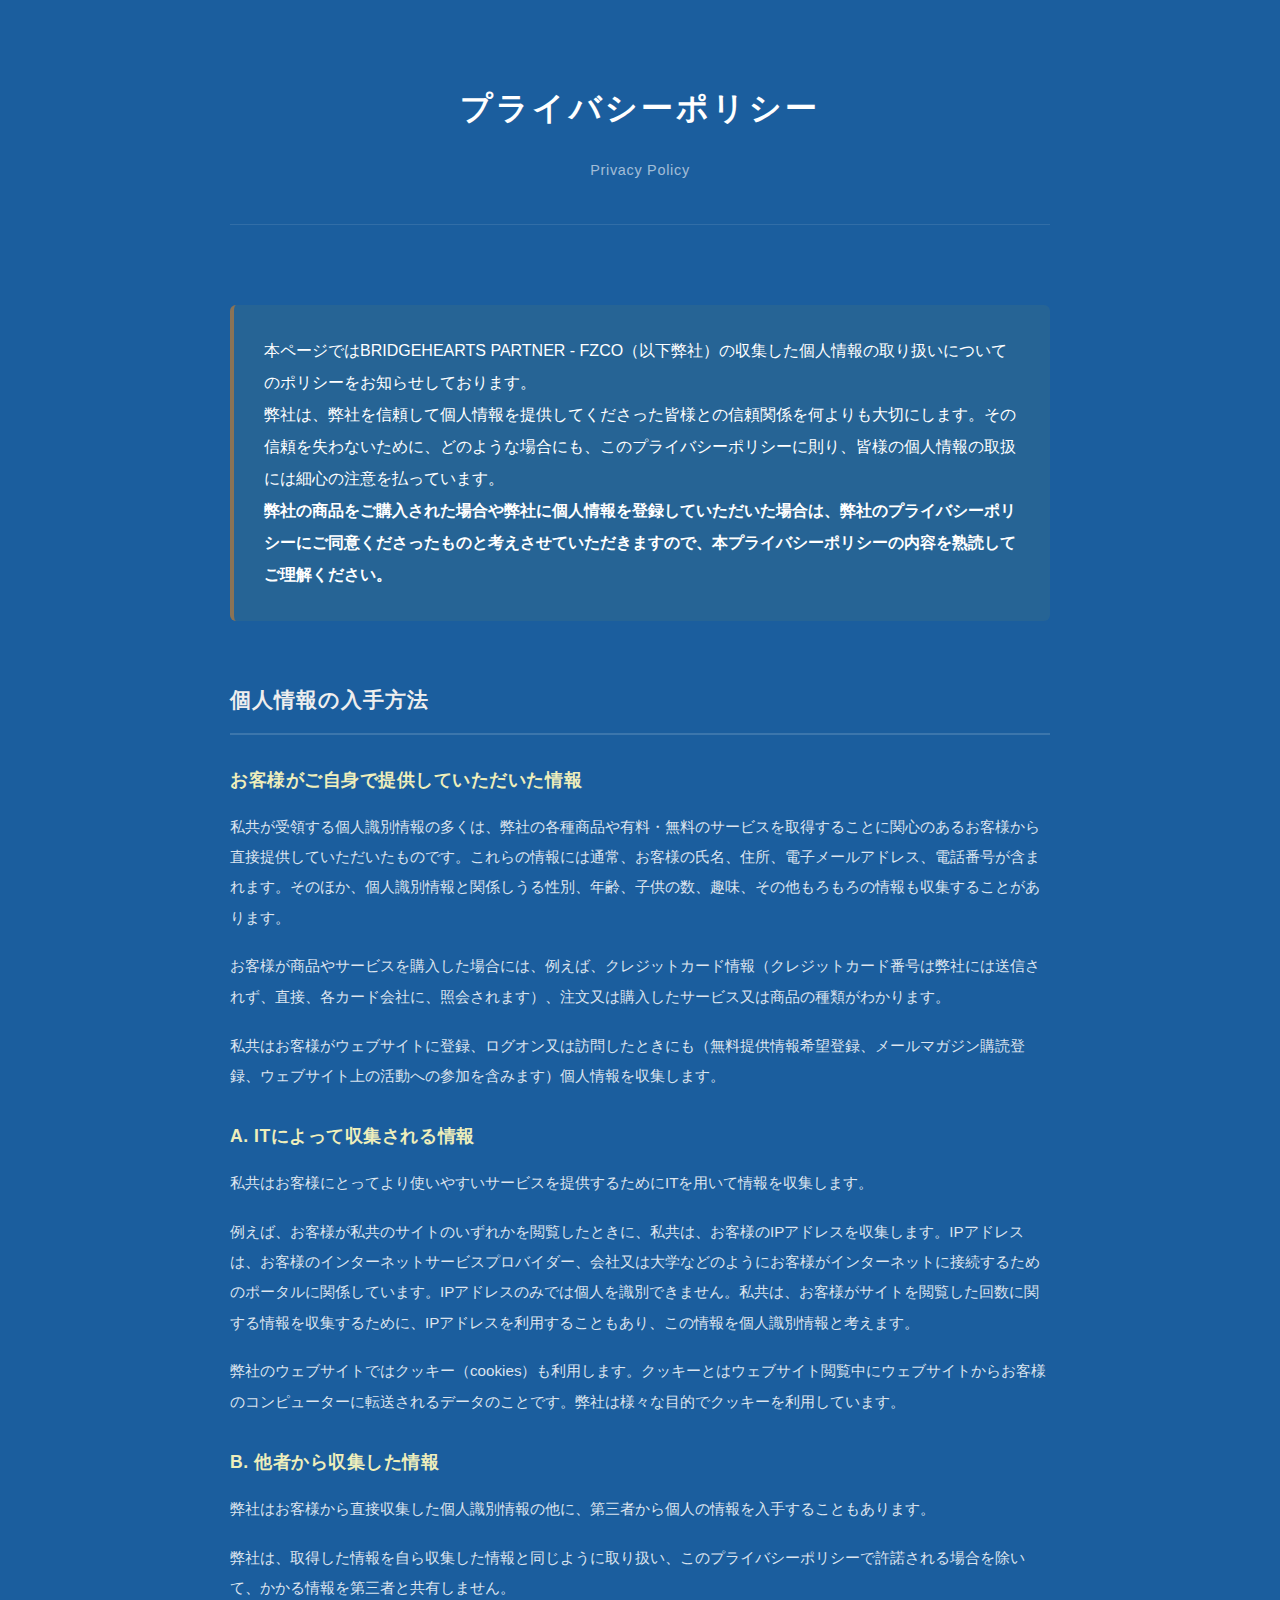
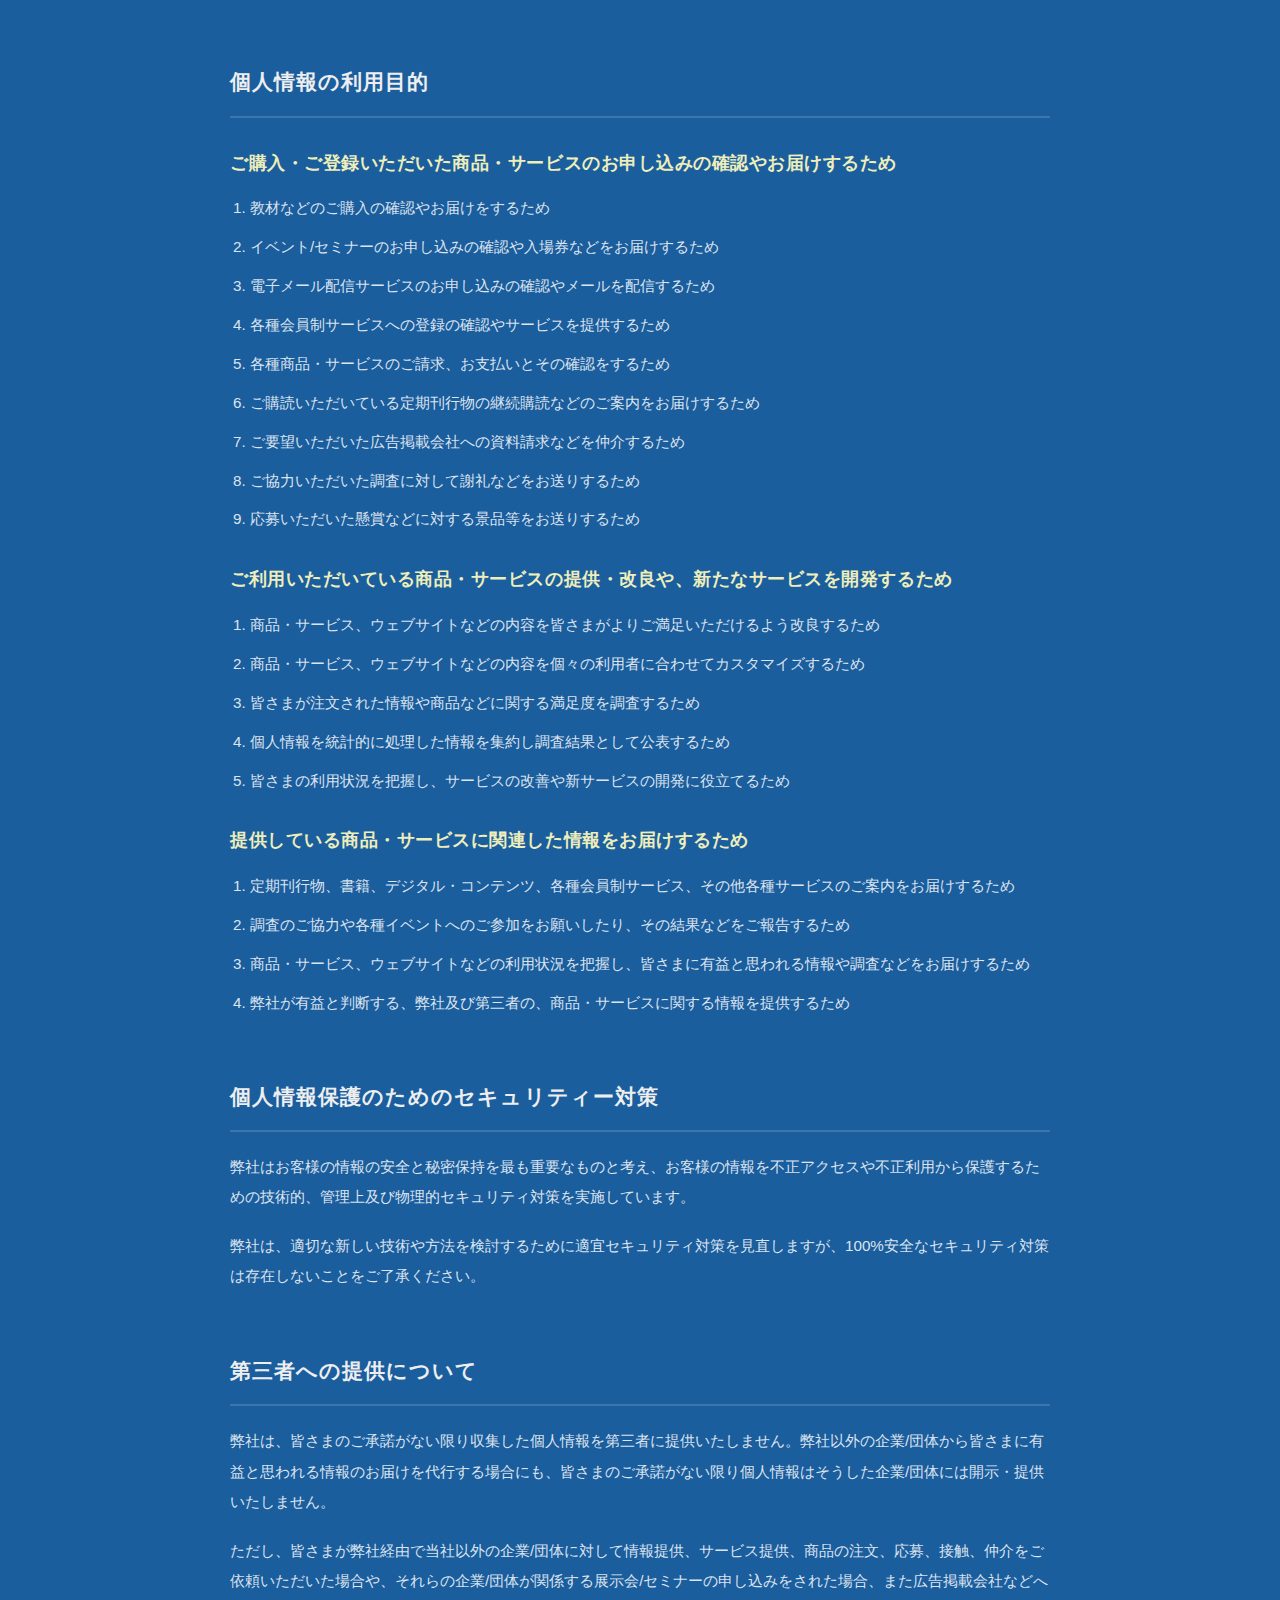
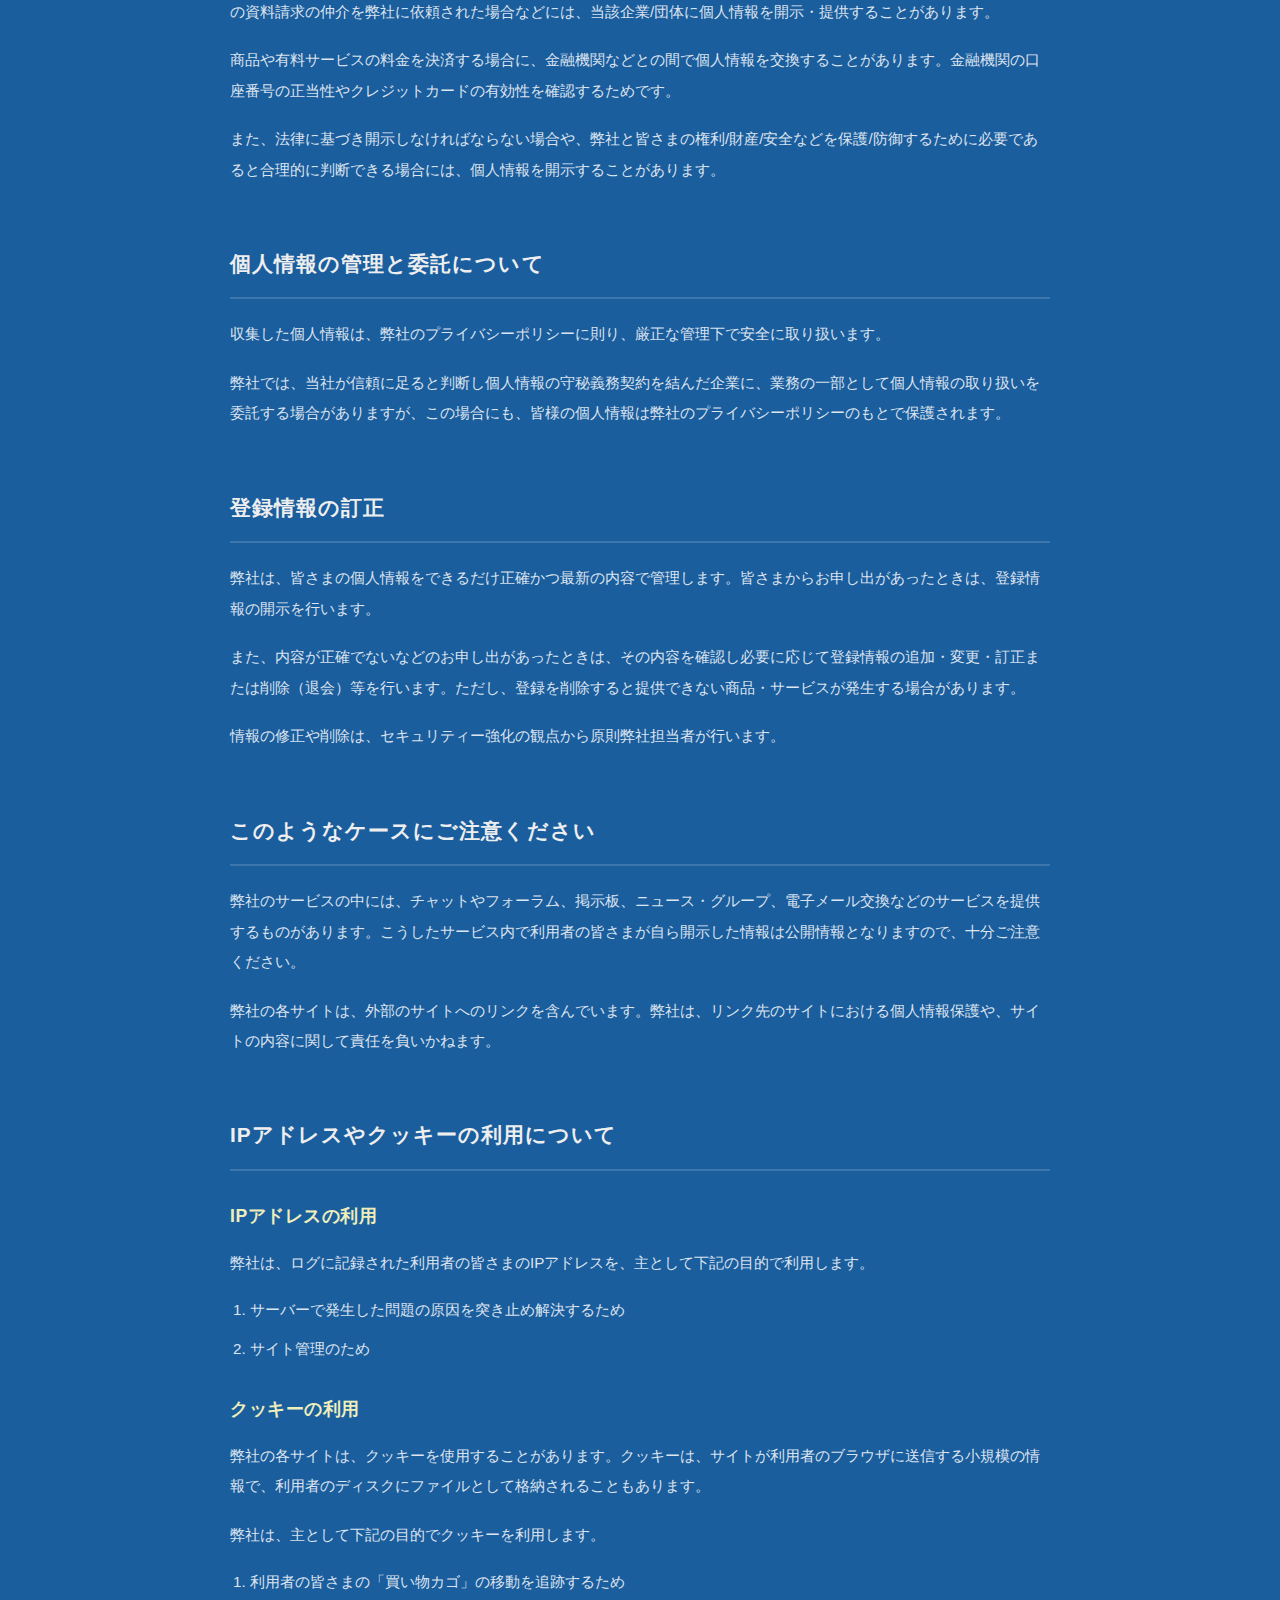
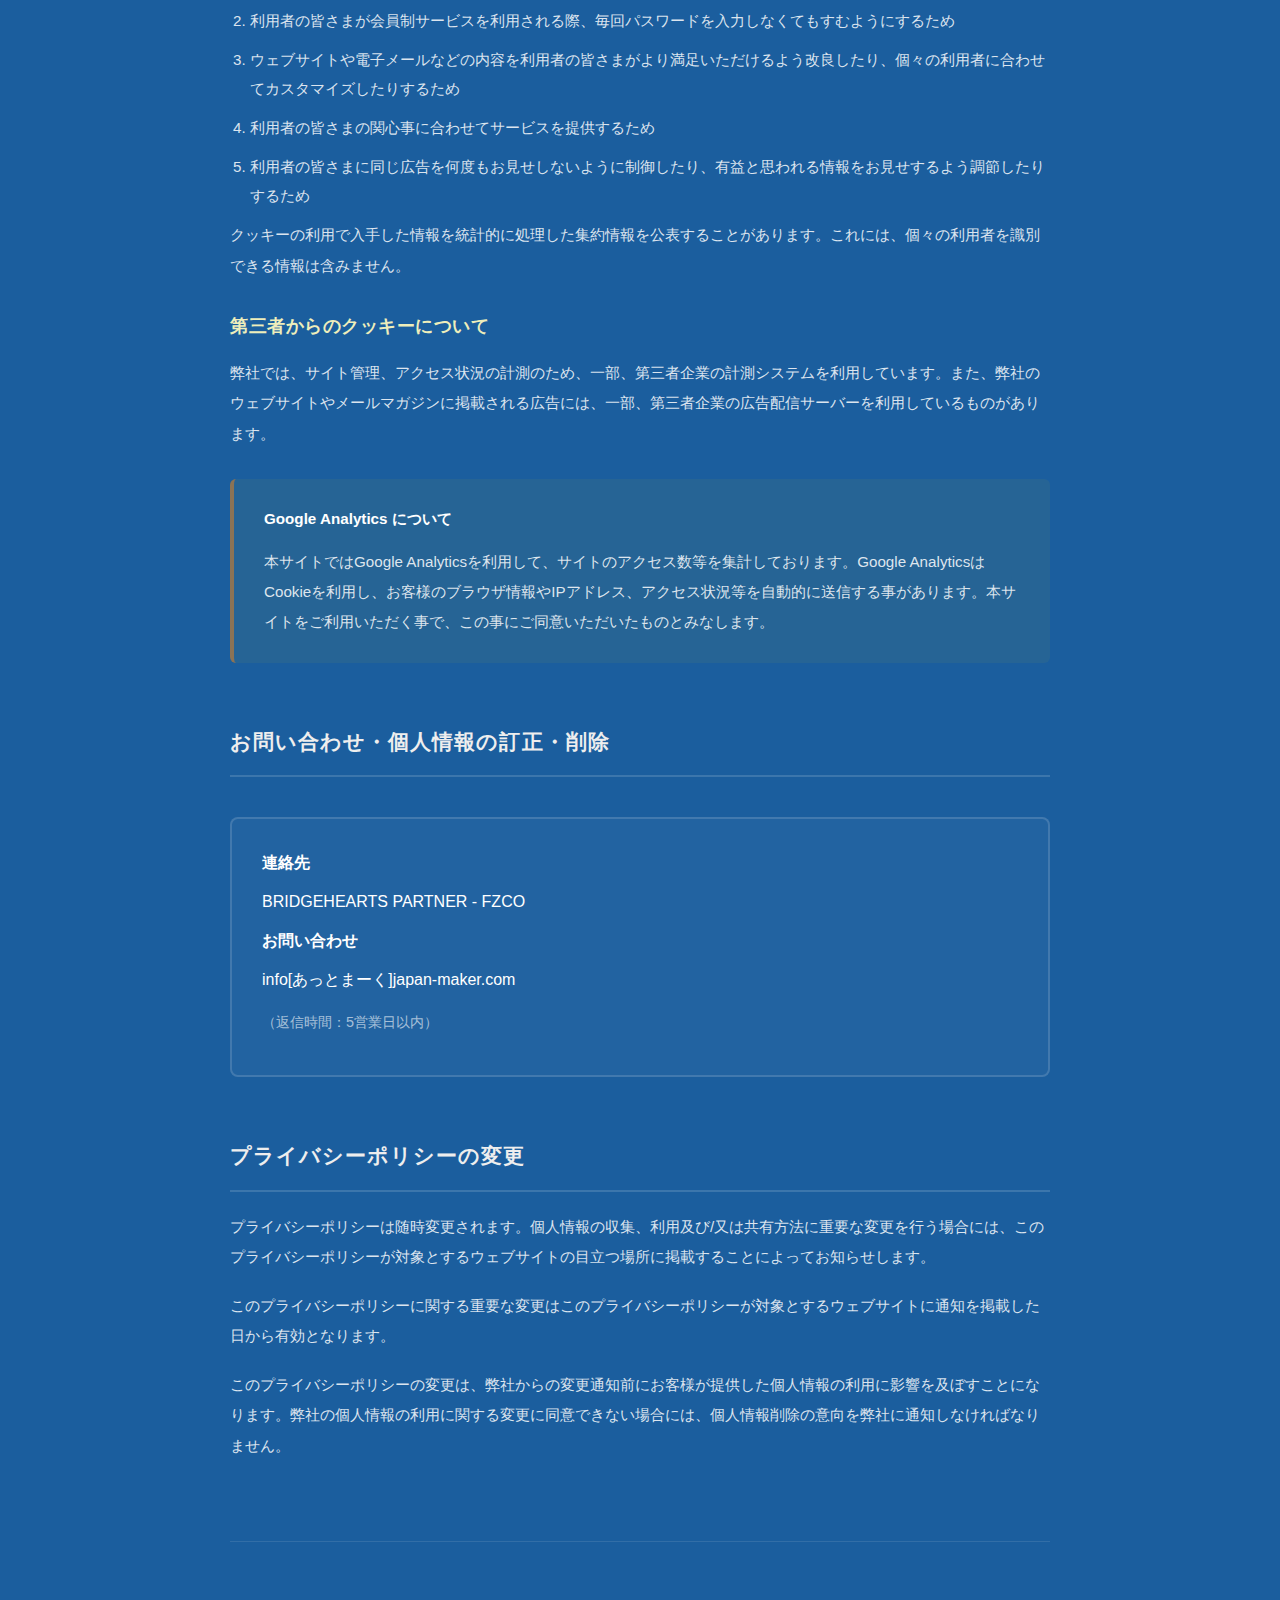
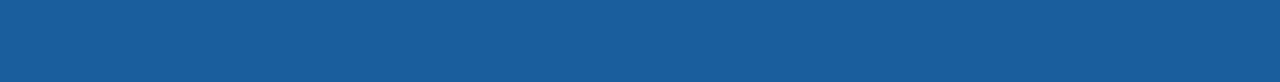
<file: privacy.html>
<!DOCTYPE html>
<html lang="ja">
<head>
    <meta charset="UTF-8">
    <meta name="viewport" content="width=device-width, initial-scale=1.0">
    <title>プライバシーポリシー</title>

<link href="https://fonts.googleapis.com" rel="preconnect"/>
<link crossorigin="" href="https://fonts.gstatic.com" rel="preconnect"/>
<link href="https://fonts.googleapis.com/css2?family=Inter:wght@400;700&amp;family=Noto+Sans+JP:wght@100..900&amp;display=swap" rel="stylesheet"/>

    <style>
        * {
            margin: 0;
            padding: 0;
            box-sizing: border-box;
        }

        body {
            font-family: 'Figtree', 'Helvetica Neue', Arial, 'Hiragino Kaku Gothic ProN', 'Hiragino Sans', Meiryo, sans-serif;
            background: #1B5E9E;
            color: #fff;
            line-height: 1.8;
            font-size: 16px;
            -webkit-font-smoothing: antialiased;
            overflow-x: hidden;
        }

        .container {
            max-width: 900px;
            margin: 0 auto;
            padding: 80px 40px;
        }

        .page-header {
            text-align: center;
            margin-bottom: 80px;
            padding-bottom: 40px;
            border-bottom: 1px solid rgba(255, 255, 255, 0.1);
        }

        .page-title {
            font-size: 2rem;
            font-weight: 700;
            letter-spacing: 0.1em;
            margin-bottom: 20px;
        }

        .page-subtitle {
            font-size: 0.9rem;
            color: rgba(255, 255, 255, 0.6);
            letter-spacing: 0.05em;
        }

        .intro-section {
            background: rgba(255, 215, 0, 0.05);
            border-left: 4px solid #8B7355;
            padding: 30px;
            margin-bottom: 60px;
            border-radius: 6px;
            line-height: 2;
        }

        .content-section {
            margin-bottom: 60px;
        }

        .section-title {
            font-size: 1.3rem;
            font-weight: 700;
            margin-bottom: 20px;
            padding-bottom: 15px;
            border-bottom: 2px solid rgba(255, 255, 255, 0.15);
            color: #EEE;
            letter-spacing: 0.05em;
        }

        .section-content {
            font-size: 0.95rem;
            line-height: 2;
            color: rgba(255, 255, 255, 0.85);
            text-align: left;
        }

        .section-content p {
            margin-bottom: 1.2em;
        }

        .section-content strong {
            color: #fff;
            font-weight: 600;
        }

        .subsection {
            margin-top: 30px;
            margin-bottom: 30px;
        }

        .subsection-title {
            font-size: 1.1rem;
            font-weight: 600;
            margin-bottom: 15px;
            color: #EEB;
            letter-spacing: 0.03em;
        }

        .list-section {
            margin-left: 20px;
            margin-top: 15px;
        }

        .list-section li {
            margin-bottom: 10px;
            line-height: 1.9;
        }

        .notice-box {
            background: rgba(255, 215, 0, 0.05);
            border-left: 4px solid #8B7355;
            padding: 25px 30px;
            margin: 30px 0;
            border-radius: 6px;
        }

        .notice-box p {
            margin-bottom: 0.8em;
        }

        .notice-box p:last-child {
            margin-bottom: 0;
        }

        .contact-box {
            background: rgba(255, 255, 255, 0.03);
            border: 2px solid rgba(255, 255, 255, 0.15);
            padding: 30px;
            margin: 40px 0;
            border-radius: 8px;
        }

        .contact-box p {
            margin-bottom: 10px;
        }

        .page-footer {
            text-align: center;
            padding-top: 60px;
            margin-top: 80px;
            border-top: 1px solid rgba(255, 255, 255, 0.1);
        }

        .back-link {
            display: inline-block;
            padding: 15px 40px;
            background: rgba(255, 255, 255, 0.05);
            border: 2px solid rgba(255, 255, 255, 0.2);
            border-radius: 8px;
            color: #fff;
            text-decoration: none;
            font-weight: 600;
            letter-spacing: 0.05em;
            transition: all 0.3s ease;
        }

        .back-link:hover {
            background: rgba(255, 255, 255, 0.1);
            border-color: rgba(255, 215, 0, 0.6);
            transform: translateY(-2px);
        }

        @media (max-width: 768px) {
            .container {
                padding: 60px 30px;
            }

            .page-header {
                margin-bottom: 60px;
            }

            .page-title {
                font-size: 1.6rem;
            }

            .page-subtitle {
                font-size: 0.85rem;
            }

            .intro-section {
                padding: 25px 20px;
            }

            .content-section {
                margin-bottom: 50px;
            }

            .section-title {
                font-size: 1.2rem;
            }

            .section-content {
                font-size: 0.9rem;
            }

            .subsection-title {
                font-size: 1.05rem;
            }

            .notice-box {
                padding: 20px 20px;
            }

            .contact-box {
                padding: 25px 20px;
            }
        }

        @media (max-width: 600px) {
            .container {
                padding: 50px 20px;
            }

            .page-title {
                font-size: 1.4rem;
            }

            .section-title {
                font-size: 1.1rem;
            }

            .section-content {
                font-size: 0.85rem;
                line-height: 1.9;
            }

            .subsection-title {
                font-size: 1rem;
            }

            .list-section {
                margin-left: 15px;
            }

            .notice-box {
                padding: 18px 16px;
                font-size: 0.85rem;
            }

            .contact-box {
                padding: 20px 16px;
                font-size: 0.85rem;
            }

            .back-link {
                padding: 12px 30px;
                font-size: 0.9rem;
            }
        }
    </style>
</head>
<body>
    <div class="container">
        <!-- ヘッダー -->
        <header class="page-header">
            <h1 class="page-title">プライバシーポリシー</h1>
            <p class="page-subtitle">Privacy Policy</p>
        </header>

        <!-- イントロ -->
        <div class="intro-section">
            <p>本ページではBRIDGEHEARTS PARTNER - FZCO（以下弊社）の収集した個人情報の取り扱いについてのポリシーをお知らせしております。</p>
            <p>弊社は、弊社を信頼して個人情報を提供してくださった皆様との信頼関係を何よりも大切にします。その信頼を失わないために、どのような場合にも、このプライバシーポリシーに則り、皆様の個人情報の取扱には細心の注意を払っています。</p>
            <p><strong>弊社の商品をご購入された場合や弊社に個人情報を登録していただいた場合は、弊社のプライバシーポリシーにご同意くださったものと考えさせていただきますので、本プライバシーポリシーの内容を熟読してご理解ください。</strong></p>
        </div>

        <!-- コンテンツ -->
        <main>
            <!-- 個人情報の入手方法 -->
            <section class="content-section">
                <h2 class="section-title">個人情報の入手方法</h2>
                
                <div class="subsection">
                    <h3 class="subsection-title">お客様がご自身で提供していただいた情報</h3>
                    <div class="section-content">
                        <p>私共が受領する個人識別情報の多くは、弊社の各種商品や有料・無料のサービスを取得することに関心のあるお客様から直接提供していただいたものです。これらの情報には通常、お客様の氏名、住所、電子メールアドレス、電話番号が含まれます。そのほか、個人識別情報と関係しうる性別、年齢、子供の数、趣味、その他もろもろの情報も収集することがあります。</p>
                        <p>お客様が商品やサービスを購入した場合には、例えば、クレジットカード情報（クレジットカード番号は弊社には送信されず、直接、各カード会社に、照会されます）、注文又は購入したサービス又は商品の種類がわかります。</p>
                        <p>私共はお客様がウェブサイトに登録、ログオン又は訪問したときにも（無料提供情報希望登録、メールマガジン購読登録、ウェブサイト上の活動への参加を含みます）個人情報を収集します。</p>
                    </div>
                </div>

                <div class="subsection">
                    <h3 class="subsection-title">A. ITによって収集される情報</h3>
                    <div class="section-content">
                        <p>私共はお客様にとってより使いやすいサービスを提供するためにITを用いて情報を収集します。</p>
                        <p>例えば、お客様が私共のサイトのいずれかを閲覧したときに、私共は、お客様のIPアドレスを収集します。IPアドレスは、お客様のインターネットサービスプロバイダー、会社又は大学などのようにお客様がインターネットに接続するためのポータルに関係しています。IPアドレスのみでは個人を識別できません。私共は、お客様がサイトを閲覧した回数に関する情報を収集するために、IPアドレスを利用することもあり、この情報を個人識別情報と考えます。</p>
                        <p>弊社のウェブサイトではクッキー（cookies）も利用します。クッキーとはウェブサイト閲覧中にウェブサイトからお客様のコンピューターに転送されるデータのことです。弊社は様々な目的でクッキーを利用しています。</p>
                    </div>
                </div>

                <div class="subsection">
                    <h3 class="subsection-title">B. 他者から収集した情報</h3>
                    <div class="section-content">
                        <p>弊社はお客様から直接収集した個人識別情報の他に、第三者から個人の情報を入手することもあります。</p>
                        <p>弊社は、取得した情報を自ら収集した情報と同じように取り扱い、このプライバシーポリシーで許諾される場合を除いて、かかる情報を第三者と共有しません。</p>
                    </div>
                </div>
            </section>

            <!-- 個人情報の利用目的 -->
            <section class="content-section">
                <h2 class="section-title">個人情報の利用目的</h2>
                
                <div class="subsection">
                    <h3 class="subsection-title">ご購入・ご登録いただいた商品・サービスのお申し込みの確認やお届けするため</h3>
                    <div class="section-content">
                        <ol class="list-section">
                            <li>教材などのご購入の確認やお届けをするため</li>
                            <li>イベント/セミナーのお申し込みの確認や入場券などをお届けするため</li>
                            <li>電子メール配信サービスのお申し込みの確認やメールを配信するため</li>
                            <li>各種会員制サービスへの登録の確認やサービスを提供するため</li>
                            <li>各種商品・サービスのご請求、お支払いとその確認をするため</li>
                            <li>ご購読いただいている定期刊行物の継続購読などのご案内をお届けするため</li>
                            <li>ご要望いただいた広告掲載会社への資料請求などを仲介するため</li>
                            <li>ご協力いただいた調査に対して謝礼などをお送りするため</li>
                            <li>応募いただいた懸賞などに対する景品等をお送りするため</li>
                        </ol>
                    </div>
                </div>

                <div class="subsection">
                    <h3 class="subsection-title">ご利用いただいている商品・サービスの提供・改良や、新たなサービスを開発するため</h3>
                    <div class="section-content">
                        <ol class="list-section">
                            <li>商品・サービス、ウェブサイトなどの内容を皆さまがよりご満足いただけるよう改良するため</li>
                            <li>商品・サービス、ウェブサイトなどの内容を個々の利用者に合わせてカスタマイズするため</li>
                            <li>皆さまが注文された情報や商品などに関する満足度を調査するため</li>
                            <li>個人情報を統計的に処理した情報を集約し調査結果として公表するため</li>
                            <li>皆さまの利用状況を把握し、サービスの改善や新サービスの開発に役立てるため</li>
                        </ol>
                    </div>
                </div>

                <div class="subsection">
                    <h3 class="subsection-title">提供している商品・サービスに関連した情報をお届けするため</h3>
                    <div class="section-content">
                        <ol class="list-section">
                            <li>定期刊行物、書籍、デジタル・コンテンツ、各種会員制サービス、その他各種サービスのご案内をお届けするため</li>
                            <li>調査のご協力や各種イベントへのご参加をお願いしたり、その結果などをご報告するため</li>
                            <li>商品・サービス、ウェブサイトなどの利用状況を把握し、皆さまに有益と思われる情報や調査などをお届けするため</li>
                            <li>弊社が有益と判断する、弊社及び第三者の、商品・サービスに関する情報を提供するため</li>
                        </ol>
                    </div>
                </div>
            </section>

            <!-- セキュリティー対策 -->
            <section class="content-section">
                <h2 class="section-title">個人情報保護のためのセキュリティー対策</h2>
                <div class="section-content">
                    <p>弊社はお客様の情報の安全と秘密保持を最も重要なものと考え、お客様の情報を不正アクセスや不正利用から保護するための技術的、管理上及び物理的セキュリティ対策を実施しています。</p>
                    <p>弊社は、適切な新しい技術や方法を検討するために適宜セキュリティ対策を見直しますが、100%安全なセキュリティ対策は存在しないことをご了承ください。</p>
                </div>
            </section>

            <!-- 第三者への提供 -->
            <section class="content-section">
                <h2 class="section-title">第三者への提供について</h2>
                <div class="section-content">
                    <p>弊社は、皆さまのご承諾がない限り収集した個人情報を第三者に提供いたしません。弊社以外の企業/団体から皆さまに有益と思われる情報のお届けを代行する場合にも、皆さまのご承諾がない限り個人情報はそうした企業/団体には開示・提供いたしません。</p>
                    <p>ただし、皆さまが弊社経由で当社以外の企業/団体に対して情報提供、サービス提供、商品の注文、応募、接触、仲介をご依頼いただいた場合や、それらの企業/団体が関係する展示会/セミナーの申し込みをされた場合、また広告掲載会社などへの資料請求の仲介を弊社に依頼された場合などには、当該企業/団体に個人情報を開示・提供することがあります。</p>
                    <p>商品や有料サービスの料金を決済する場合に、金融機関などとの間で個人情報を交換することがあります。金融機関の口座番号の正当性やクレジットカードの有効性を確認するためです。</p>
                    <p>また、法律に基づき開示しなければならない場合や、弊社と皆さまの権利/財産/安全などを保護/防御するために必要であると合理的に判断できる場合には、個人情報を開示することがあります。</p>
                </div>
            </section>

            <!-- 個人情報の管理と委託 -->
            <section class="content-section">
                <h2 class="section-title">個人情報の管理と委託について</h2>
                <div class="section-content">
                    <p>収集した個人情報は、弊社のプライバシーポリシーに則り、厳正な管理下で安全に取り扱います。</p>
                    <p>弊社では、当社が信頼に足ると判断し個人情報の守秘義務契約を結んだ企業に、業務の一部として個人情報の取り扱いを委託する場合がありますが、この場合にも、皆様の個人情報は弊社のプライバシーポリシーのもとで保護されます。</p>
                </div>
            </section>

            <!-- 登録情報の訂正 -->
            <section class="content-section">
                <h2 class="section-title">登録情報の訂正</h2>
                <div class="section-content">
                    <p>弊社は、皆さまの個人情報をできるだけ正確かつ最新の内容で管理します。皆さまからお申し出があったときは、登録情報の開示を行います。</p>
                    <p>また、内容が正確でないなどのお申し出があったときは、その内容を確認し必要に応じて登録情報の追加・変更・訂正または削除（退会）等を行います。ただし、登録を削除すると提供できない商品・サービスが発生する場合があります。</p>
                    <p>情報の修正や削除は、セキュリティー強化の観点から原則弊社担当者が行います。</p>
                </div>
            </section>

            <!-- 注意事項 -->
            <section class="content-section">
                <h2 class="section-title">このようなケースにご注意ください</h2>
                <div class="section-content">
                    <p>弊社のサービスの中には、チャットやフォーラム、掲示板、ニュース・グループ、電子メール交換などのサービスを提供するものがあります。こうしたサービス内で利用者の皆さまが自ら開示した情報は公開情報となりますので、十分ご注意ください。</p>
                    <p>弊社の各サイトは、外部のサイトへのリンクを含んでいます。弊社は、リンク先のサイトにおける個人情報保護や、サイトの内容に関して責任を負いかねます。</p>
                </div>
            </section>

            <!-- IPアドレスとクッキー -->
            <section class="content-section">
                <h2 class="section-title">IPアドレスやクッキーの利用について</h2>
                
                <div class="subsection">
                    <h3 class="subsection-title">IPアドレスの利用</h3>
                    <div class="section-content">
                        <p>弊社は、ログに記録された利用者の皆さまのIPアドレスを、主として下記の目的で利用します。</p>
                        <ol class="list-section">
                            <li>サーバーで発生した問題の原因を突き止め解決するため</li>
                            <li>サイト管理のため</li>
                        </ol>
                    </div>
                </div>

                <div class="subsection">
                    <h3 class="subsection-title">クッキーの利用</h3>
                    <div class="section-content">
                        <p>弊社の各サイトは、クッキーを使用することがあります。クッキーは、サイトが利用者のブラウザに送信する小規模の情報で、利用者のディスクにファイルとして格納されることもあります。</p>
                        <p>弊社は、主として下記の目的でクッキーを利用します。</p>
                        <ol class="list-section">
                            <li>利用者の皆さまの「買い物カゴ」の移動を追跡するため</li>
                            <li>利用者の皆さまが会員制サービスを利用される際、毎回パスワードを入力しなくてもすむようにするため</li>
                            <li>ウェブサイトや電子メールなどの内容を利用者の皆さまがより満足いただけるよう改良したり、個々の利用者に合わせてカスタマイズしたりするため</li>
                            <li>利用者の皆さまの関心事に合わせてサービスを提供するため</li>
                            <li>利用者の皆さまに同じ広告を何度もお見せしないように制御したり、有益と思われる情報をお見せするよう調節したりするため</li>
                        </ol>
                        <p>クッキーの利用で入手した情報を統計的に処理した集約情報を公表することがあります。これには、個々の利用者を識別できる情報は含みません。</p>
                    </div>
                </div>

                <div class="subsection">
                    <h3 class="subsection-title">第三者からのクッキーについて</h3>
                    <div class="section-content">
                        <p>弊社では、サイト管理、アクセス状況の計測のため、一部、第三者企業の計測システムを利用しています。また、弊社のウェブサイトやメールマガジンに掲載される広告には、一部、第三者企業の広告配信サーバーを利用しているものがあります。</p>
                        <div class="notice-box">
                            <p><strong>Google Analytics について</strong></p>
                            <p>本サイトではGoogle Analyticsを利用して、サイトのアクセス数等を集計しております。Google AnalyticsはCookieを利用し、お客様のブラウザ情報やIPアドレス、アクセス状況等を自動的に送信する事があります。本サイトをご利用いただく事で、この事にご同意いただいたものとみなします。</p>
                        </div>
                    </div>
                </div>
            </section>

            <!-- お問い合わせ -->
            <section class="content-section">
                <h2 class="section-title">お問い合わせ・個人情報の訂正・削除</h2>
                <div class="contact-box">
                    <p><strong>連絡先</strong></p>
                    <p>BRIDGEHEARTS PARTNER - FZCO</p>
                    <p><strong>お問い合わせ</strong></p>
                    <p>info[あっとまーく]japan-maker.com</p>
                    <p style="font-size: 0.9rem; color: rgba(255, 255, 255, 0.6); margin-top: 15px;">（返信時間：5営業日以内）</p>
                </div>
            </section>

            <!-- プライバシーポリシーの変更 -->
            <section class="content-section">
                <h2 class="section-title">プライバシーポリシーの変更</h2>
                <div class="section-content">
                    <p>プライバシーポリシーは随時変更されます。個人情報の収集、利用及び/又は共有方法に重要な変更を行う場合には、このプライバシーポリシーが対象とするウェブサイトの目立つ場所に掲載することによってお知らせします。</p>
                    <p>このプライバシーポリシーに関する重要な変更はこのプライバシーポリシーが対象とするウェブサイトに通知を掲載した日から有効となります。</p>
                    <p>このプライバシーポリシーの変更は、弊社からの変更通知前にお客様が提供した個人情報の利用に影響を及ぼすことになります。弊社の個人情報の利用に関する変更に同意できない場合には、個人情報削除の意向を弊社に通知しなければなりません。</p>
                </div>
            </section>
        </main>

        <!-- フッター -->
        <footer class="page-footer">

        </footer>
    </div>
</body>
</html>
</file>
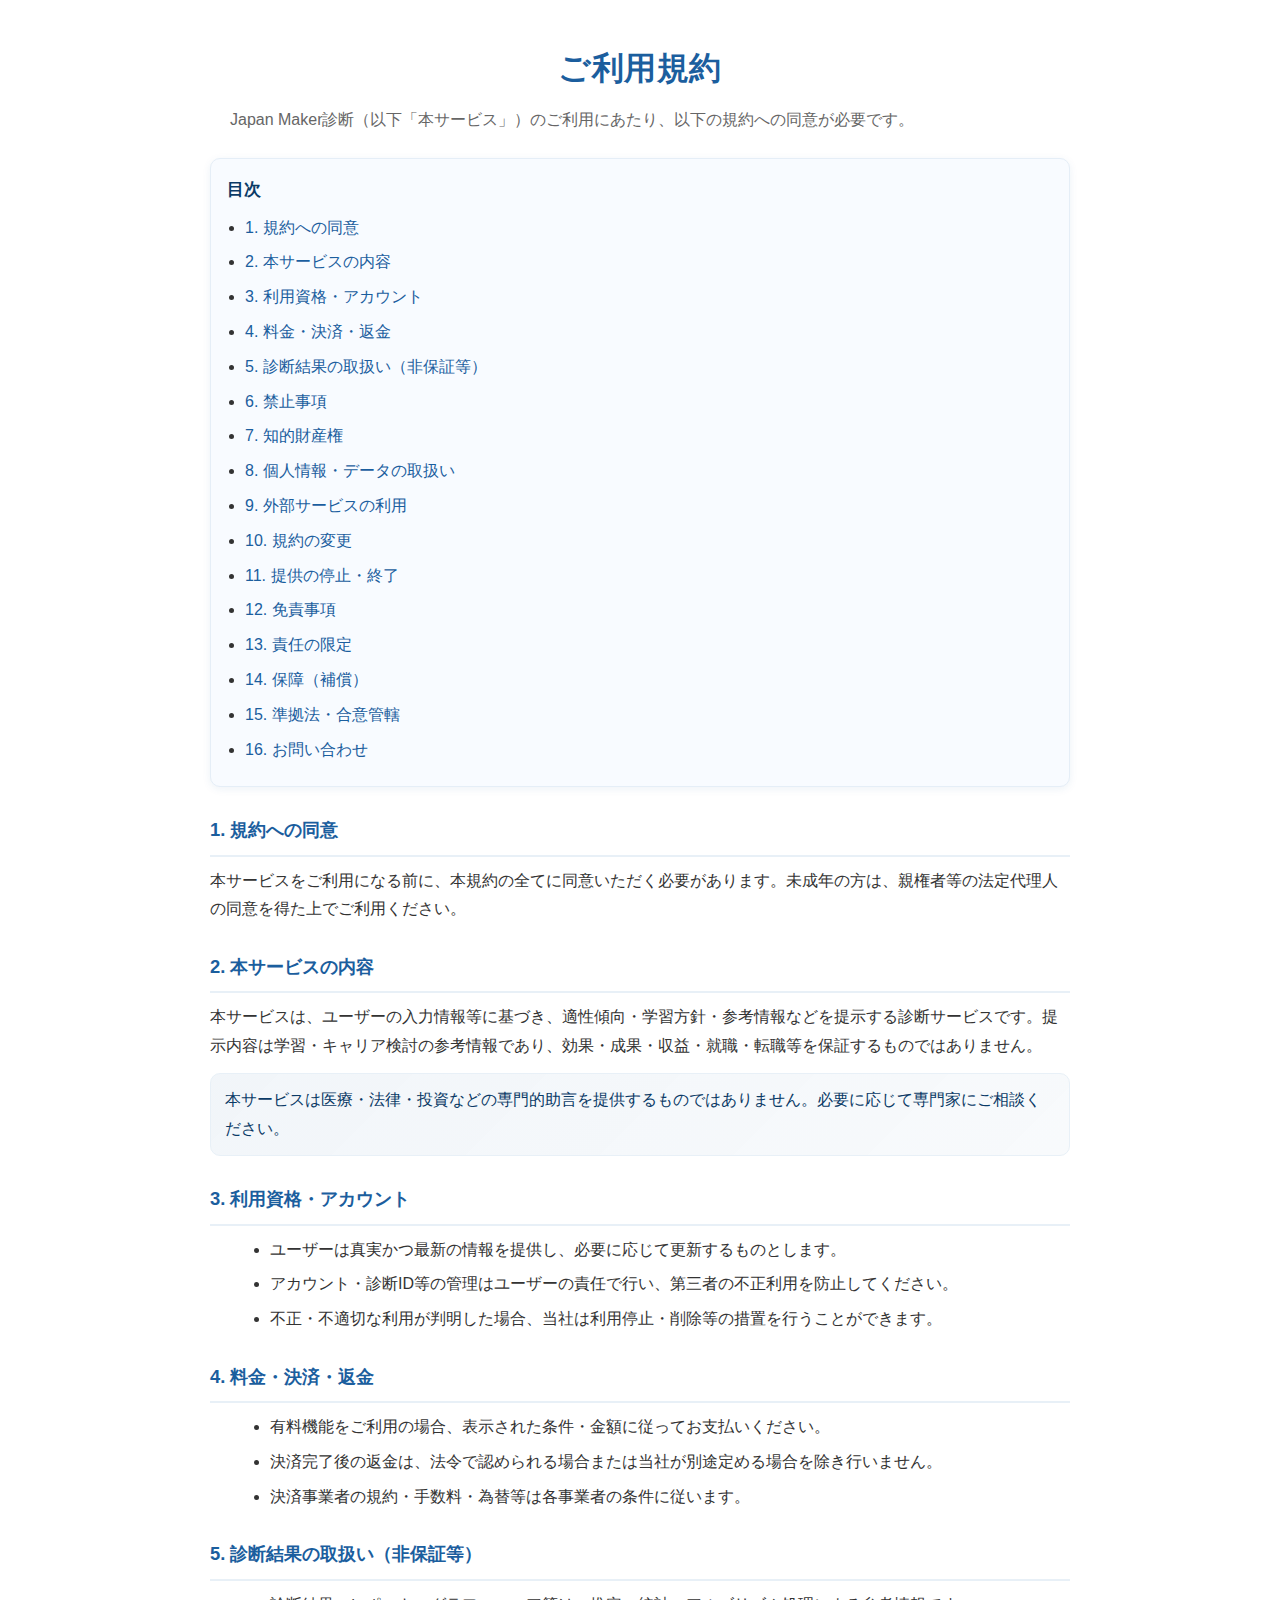
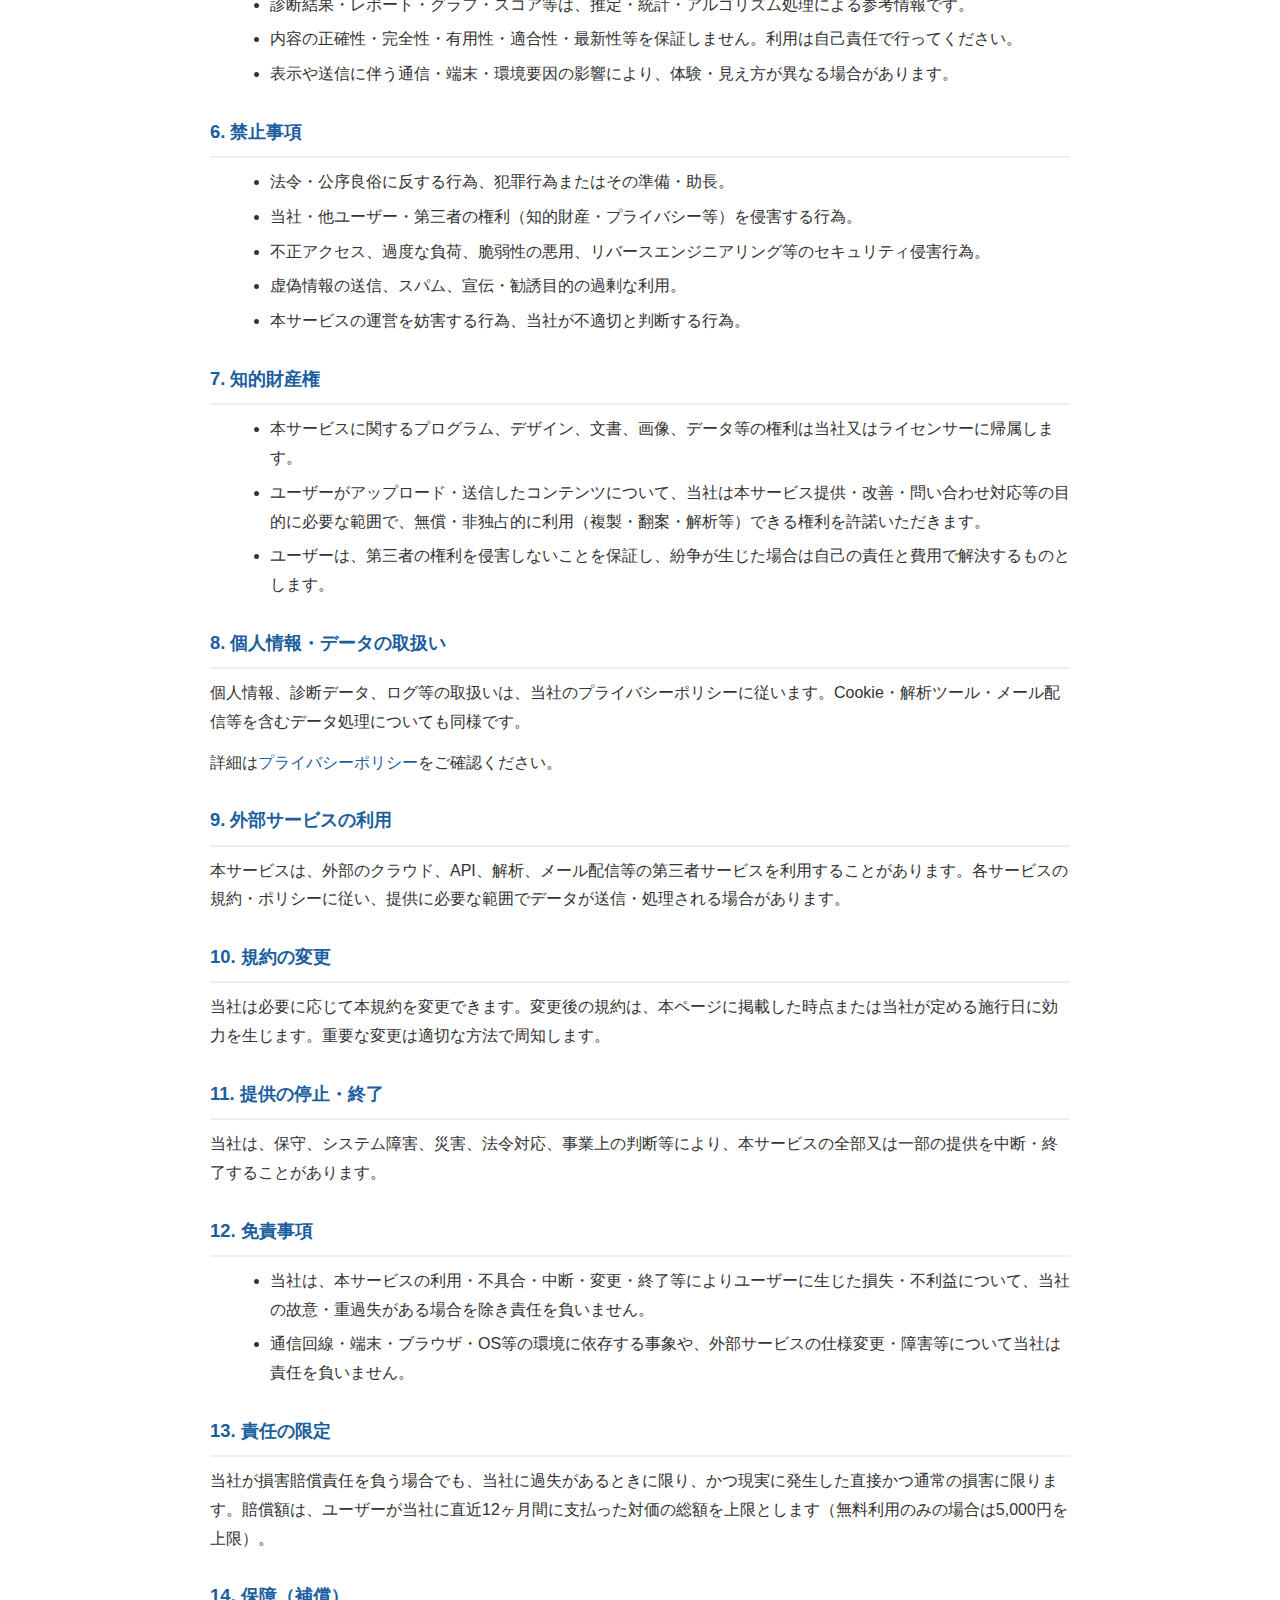
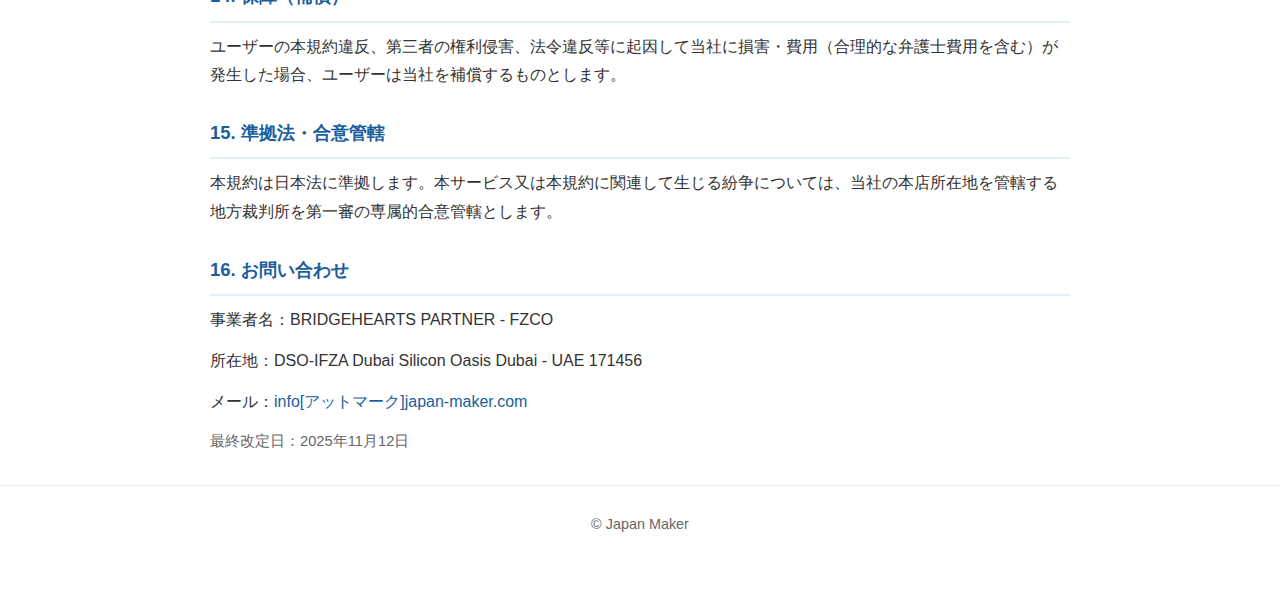
<file: terms.html>
<!DOCTYPE html>
<html lang="ja">
<head>
<meta charset="UTF-8">
<meta name="viewport" content="width=device-width, initial-scale=1.0">
<title>ご利用規約 | Japan Maker診断</title>
<meta name="format-detection" content="telephone=no">
<style>
  :root{
    --primary-blue:#1B5E9E;
    --dark-blue:#0A3A66;
    --light-blue:#E8F0F7;
    --white:#FFFFFF;
    --text-dark:#333333;
    --text-gray:#666666;
    --border:#E5EEF7;
    --shadow:rgba(27,94,158,0.08);
  }
  *{box-sizing:border-box}
  body{
    margin:0; background:#fff; color:var(--text-dark);
    font-family:'Noto Sans JP','Hiragino Kaku Gothic ProN','Yu Gothic','Meiryo',Arial,sans-serif;
    line-height:1.8;
  }
  .container{max-width:900px;margin:0 auto;padding:0 20px}
  .c-header{ text-align:center; margin:40px 0 24px }
  .c-header h1{
    margin:0 0 8px; font-size:clamp(22px,4.8vw,32px); color:var(--primary-blue); font-weight:800; letter-spacing:.02em;
  }
  .c-header p{ margin:0; color:var(--text-gray) }

  .card{
    background:#fff; border:2px solid var(--light-blue); border-radius:12px; padding:20px;
    box-shadow:0 2px 8px var(--shadow); margin-bottom:20px;
  }

  .toc{ padding:16px; background:#F8FBFF; border:1px solid var(--border); border-radius:10px; }
  .toc h2{ font-size:1.05rem; color:var(--dark-blue); margin:0 0 8px; }
  .toc ul{ margin:0; padding-left:18px }
  .toc li{ margin:6px 0; }
  .toc a{ color:var(--primary-blue); text-decoration:none }
  .toc a:hover{ text-decoration:underline }

  .section-title{
    font-size:1.15rem; font-weight:800; color:var(--primary-blue);
    margin:26px 0 10px; padding-bottom:8px; border-bottom:2px solid var(--light-blue);
  }
  p{ margin:0 0 12px }
  ul{ margin:0 0 12px 20px }
  li{ margin:6px 0 }
  .note{
    background:linear-gradient(135deg,rgba(27,94,158,.06),rgba(27,94,158,.03));
    border:1px solid var(--light-blue); border-radius:10px; padding:12px 14px; color:var(--dark-blue);
  }

  .agree-wrap{
    display:flex; align-items:flex-start; gap:10px; margin-top:16px; color:var(--text-dark);
  }
  .agree-wrap input[type="checkbox"]{ margin-top:4px; transform:scale(1.1) }

  .cta-area{
    text-align:center; margin:18px 0 40px;
    display:flex; flex-direction:column; align-items:center; gap:10px;
  }
  .btn{
    display:inline-block; padding:12px 22px; border-radius:10px; font-weight:800; text-decoration:none; cursor:pointer;
    min-width:220px; text-align:center;
  }
  .btn-primary{ background:var(--primary-blue); color:#fff; border:none; }
  .btn-primary[disabled]{ opacity:.45; cursor:not-allowed }
  .btn-secondary{ background:#fff; color:var(--primary-blue); border:2px solid var(--primary-blue); }

  .meta{
    font-size:.92rem; color:var(--text-gray); margin-top:10px
  }
  .footer{
    text-align:center; color:var(--text-gray); font-size:.9rem; padding:26px 0 40px; border-top:1px solid var(--light-blue); margin-top:30px
  }
  .back-to-top{ text-align:center; margin:16px 0 0 }
  .back-to-top a{ color:var(--primary-blue); text-decoration:none }
  .back-to-top a:hover{ text-decoration:underline }

  /* anchor offset for fixed headers (if any) */
  :target{ scroll-margin-top:90px; }
</style>
</head>
<body>

<main class="container">

<header class="c-header container" id="top">
  <h1>ご利用規約</h1>
  <p style="text-align:left">Japan Maker診断（以下「本サービス」）のご利用にあたり、以下の規約への同意が必要です。</p>
</header>

  <!-- 目次 -->
  <div class="card toc" aria-labelledby="toc-title">
    <h2 id="toc-title">目次</h2>
    <ul>
      <li><a href="#sec-accept">1. 規約への同意</a></li>
      <li><a href="#sec-service">2. 本サービスの内容</a></li>
      <li><a href="#sec-account">3. 利用資格・アカウント</a></li>
      <li><a href="#sec-fees">4. 料金・決済・返金</a></li>
      <li><a href="#sec-results">5. 診断結果の取扱い（非保証等）</a></li>
      <li><a href="#sec-prohibited">6. 禁止事項</a></li>
      <li><a href="#sec-ip">7. 知的財産権</a></li>
      <li><a href="#sec-privacy">8. 個人情報・データの取扱い</a></li>
      <li><a href="#sec-3p">9. 外部サービスの利用</a></li>
      <li><a href="#sec-changes">10. 規約の変更</a></li>
      <li><a href="#sec-suspension">11. 提供の停止・終了</a></li>
      <li><a href="#sec-disclaimer">12. 免責事項</a></li>
      <li><a href="#sec-liability">13. 責任の限定</a></li>
      <li><a href="#sec-indemnity">14. 保障（補償）</a></li>
      <li><a href="#sec-law">15. 準拠法・合意管轄</a></li>
      <li><a href="#sec-contact">16. お問い合わせ</a></li>
    </ul>
  </div>

  <!-- 本文 -->
  <section id="sec-accept">
    <h2 class="section-title">1. 規約への同意</h2>
    <p>本サービスをご利用になる前に、本規約の全てに同意いただく必要があります。未成年の方は、親権者等の法定代理人の同意を得た上でご利用ください。</p>
  </section>

  <section id="sec-service">
    <h2 class="section-title">2. 本サービスの内容</h2>
    <p>本サービスは、ユーザーの入力情報等に基づき、適性傾向・学習方針・参考情報などを提示する診断サービスです。提示内容は学習・キャリア検討の参考情報であり、効果・成果・収益・就職・転職等を保証するものではありません。</p>
    <p class="note">本サービスは医療・法律・投資などの専門的助言を提供するものではありません。必要に応じて専門家にご相談ください。</p>
  </section>

  <section id="sec-account">
    <h2 class="section-title">3. 利用資格・アカウント</h2>
    <ul>
      <li>ユーザーは真実かつ最新の情報を提供し、必要に応じて更新するものとします。</li>
      <li>アカウント・診断ID等の管理はユーザーの責任で行い、第三者の不正利用を防止してください。</li>
      <li>不正・不適切な利用が判明した場合、当社は利用停止・削除等の措置を行うことができます。</li>
    </ul>
  </section>

  <section id="sec-fees">
    <h2 class="section-title">4. 料金・決済・返金</h2>
    <ul>
      <li>有料機能をご利用の場合、表示された条件・金額に従ってお支払いください。</li>
      <li>決済完了後の返金は、法令で認められる場合または当社が別途定める場合を除き行いません。</li>
      <li>決済事業者の規約・手数料・為替等は各事業者の条件に従います。</li>
    </ul>
  </section>

  <section id="sec-results">
    <h2 class="section-title">5. 診断結果の取扱い（非保証等）</h2>
    <ul>
      <li>診断結果・レポート・グラフ・スコア等は、推定・統計・アルゴリズム処理による参考情報です。</li>
      <li>内容の正確性・完全性・有用性・適合性・最新性等を保証しません。利用は自己責任で行ってください。</li>
      <li>表示や送信に伴う通信・端末・環境要因の影響により、体験・見え方が異なる場合があります。</li>
    </ul>
  </section>

  <section id="sec-prohibited">
    <h2 class="section-title">6. 禁止事項</h2>
    <ul>
      <li>法令・公序良俗に反する行為、犯罪行為またはその準備・助長。</li>
      <li>当社・他ユーザー・第三者の権利（知的財産・プライバシー等）を侵害する行為。</li>
      <li>不正アクセス、過度な負荷、脆弱性の悪用、リバースエンジニアリング等のセキュリティ侵害行為。</li>
      <li>虚偽情報の送信、スパム、宣伝・勧誘目的の過剰な利用。</li>
      <li>本サービスの運営を妨害する行為、当社が不適切と判断する行為。</li>
    </ul>
  </section>

  <section id="sec-ip">
    <h2 class="section-title">7. 知的財産権</h2>
    <ul>
      <li>本サービスに関するプログラム、デザイン、文書、画像、データ等の権利は当社又はライセンサーに帰属します。</li>
      <li>ユーザーがアップロード・送信したコンテンツについて、当社は本サービス提供・改善・問い合わせ対応等の目的に必要な範囲で、無償・非独占的に利用（複製・翻案・解析等）できる権利を許諾いただきます。</li>
      <li>ユーザーは、第三者の権利を侵害しないことを保証し、紛争が生じた場合は自己の責任と費用で解決するものとします。</li>
    </ul>
  </section>

  <section id="sec-privacy">
    <h2 class="section-title">8. 個人情報・データの取扱い</h2>
    <p>個人情報、診断データ、ログ等の取扱いは、当社のプライバシーポリシーに従います。Cookie・解析ツール・メール配信等を含むデータ処理についても同様です。</p>
    <p>詳細は<a href="/privacy.html" target="_blank" rel="noopener" style="color:var(--primary-blue);text-decoration:none;">プライバシーポリシー</a>をご確認ください。</p>
  </section>

  <section id="sec-3p">
    <h2 class="section-title">9. 外部サービスの利用</h2>
    <p>本サービスは、外部のクラウド、API、解析、メール配信等の第三者サービスを利用することがあります。各サービスの規約・ポリシーに従い、提供に必要な範囲でデータが送信・処理される場合があります。</p>
  </section>

  <section id="sec-changes">
    <h2 class="section-title">10. 規約の変更</h2>
    <p>当社は必要に応じて本規約を変更できます。変更後の規約は、本ページに掲載した時点または当社が定める施行日に効力を生じます。重要な変更は適切な方法で周知します。</p>
  </section>

  <section id="sec-suspension">
    <h2 class="section-title">11. 提供の停止・終了</h2>
    <p>当社は、保守、システム障害、災害、法令対応、事業上の判断等により、本サービスの全部又は一部の提供を中断・終了することがあります。</p>
  </section>

  <section id="sec-disclaimer">
    <h2 class="section-title">12. 免責事項</h2>
    <ul>
      <li>当社は、本サービスの利用・不具合・中断・変更・終了等によりユーザーに生じた損失・不利益について、当社の故意・重過失がある場合を除き責任を負いません。</li>
      <li>通信回線・端末・ブラウザ・OS等の環境に依存する事象や、外部サービスの仕様変更・障害等について当社は責任を負いません。</li>
    </ul>
  </section>

  <section id="sec-liability">
    <h2 class="section-title">13. 責任の限定</h2>
    <p>当社が損害賠償責任を負う場合でも、当社に過失があるときに限り、かつ現実に発生した直接かつ通常の損害に限ります。賠償額は、ユーザーが当社に直近12ヶ月間に支払った対価の総額を上限とします（無料利用のみの場合は5,000円を上限）。</p>
  </section>

  <section id="sec-indemnity">
    <h2 class="section-title">14. 保障（補償）</h2>
    <p>ユーザーの本規約違反、第三者の権利侵害、法令違反等に起因して当社に損害・費用（合理的な弁護士費用を含む）が発生した場合、ユーザーは当社を補償するものとします。</p>
  </section>

  <section id="sec-law">
    <h2 class="section-title">15. 準拠法・合意管轄</h2>
    <p>本規約は日本法に準拠します。本サービス又は本規約に関連して生じる紛争については、当社の本店所在地を管轄する地方裁判所を第一審の専属的合意管轄とします。</p>
  </section>

  <section id="sec-contact">
    <h2 class="section-title">16. お問い合わせ</h2>
    <p>事業者名：BRIDGEHEARTS PARTNER - FZCO</p>
    <p>所在地：DSO-IFZA Dubai Silicon Oasis Dubai - UAE 171456</p>
    <p>メール：<span style="color:var(--primary-blue);text-decoration:none;">info[アットマーク]japan-maker.com</span></p>
    <p class="meta">最終改定日：2025年11月12日</p>
  </section>

  <!-- 同意とCTA -->
  <!--div class="card">
    <div class="agree-wrap">
      <input type="checkbox" id="agreeTerms" aria-describedby="agreeHelp">
      <label for="agreeTerms">本規約に同意します</label>
    </div>
    <p id="agreeHelp" class="meta">チェックすると「同意して診断へ進む」ボタンが有効になります。</p>
    <div class="cta-area">
      <a id="goNext" href="/index.html#diagnosis" class="btn btn-primary" aria-disabled="true" tabindex="-1" disabled>同意して診断へ進む</a>
      <a href="/index.html" class="btn btn-secondary">トップへ戻る</a>
      <div class="back-to-top"><a href="#top">ページ先頭へ戻る</a></div>
    </div>
  </div-->
</main>

<footer class="footer">
  <p>© Japan Maker</p>
</footer>

<script>
  (function(){
    const agree = document.getElementById('agreeTerms');
    const go = document.getElementById('goNext');
    function toggle(){
      if(agree.checked){
        go.removeAttribute('disabled');
        go.setAttribute('aria-disabled','false');
        go.removeAttribute('tabindex');
      }else{
        go.setAttribute('disabled','');
        go.setAttribute('aria-disabled','true');
        go.setAttribute('tabindex','-1');
      }
    }
    agree && agree.addEventListener('change', toggle);
    toggle();
  })();
</script>
</body>
</html>
</file>
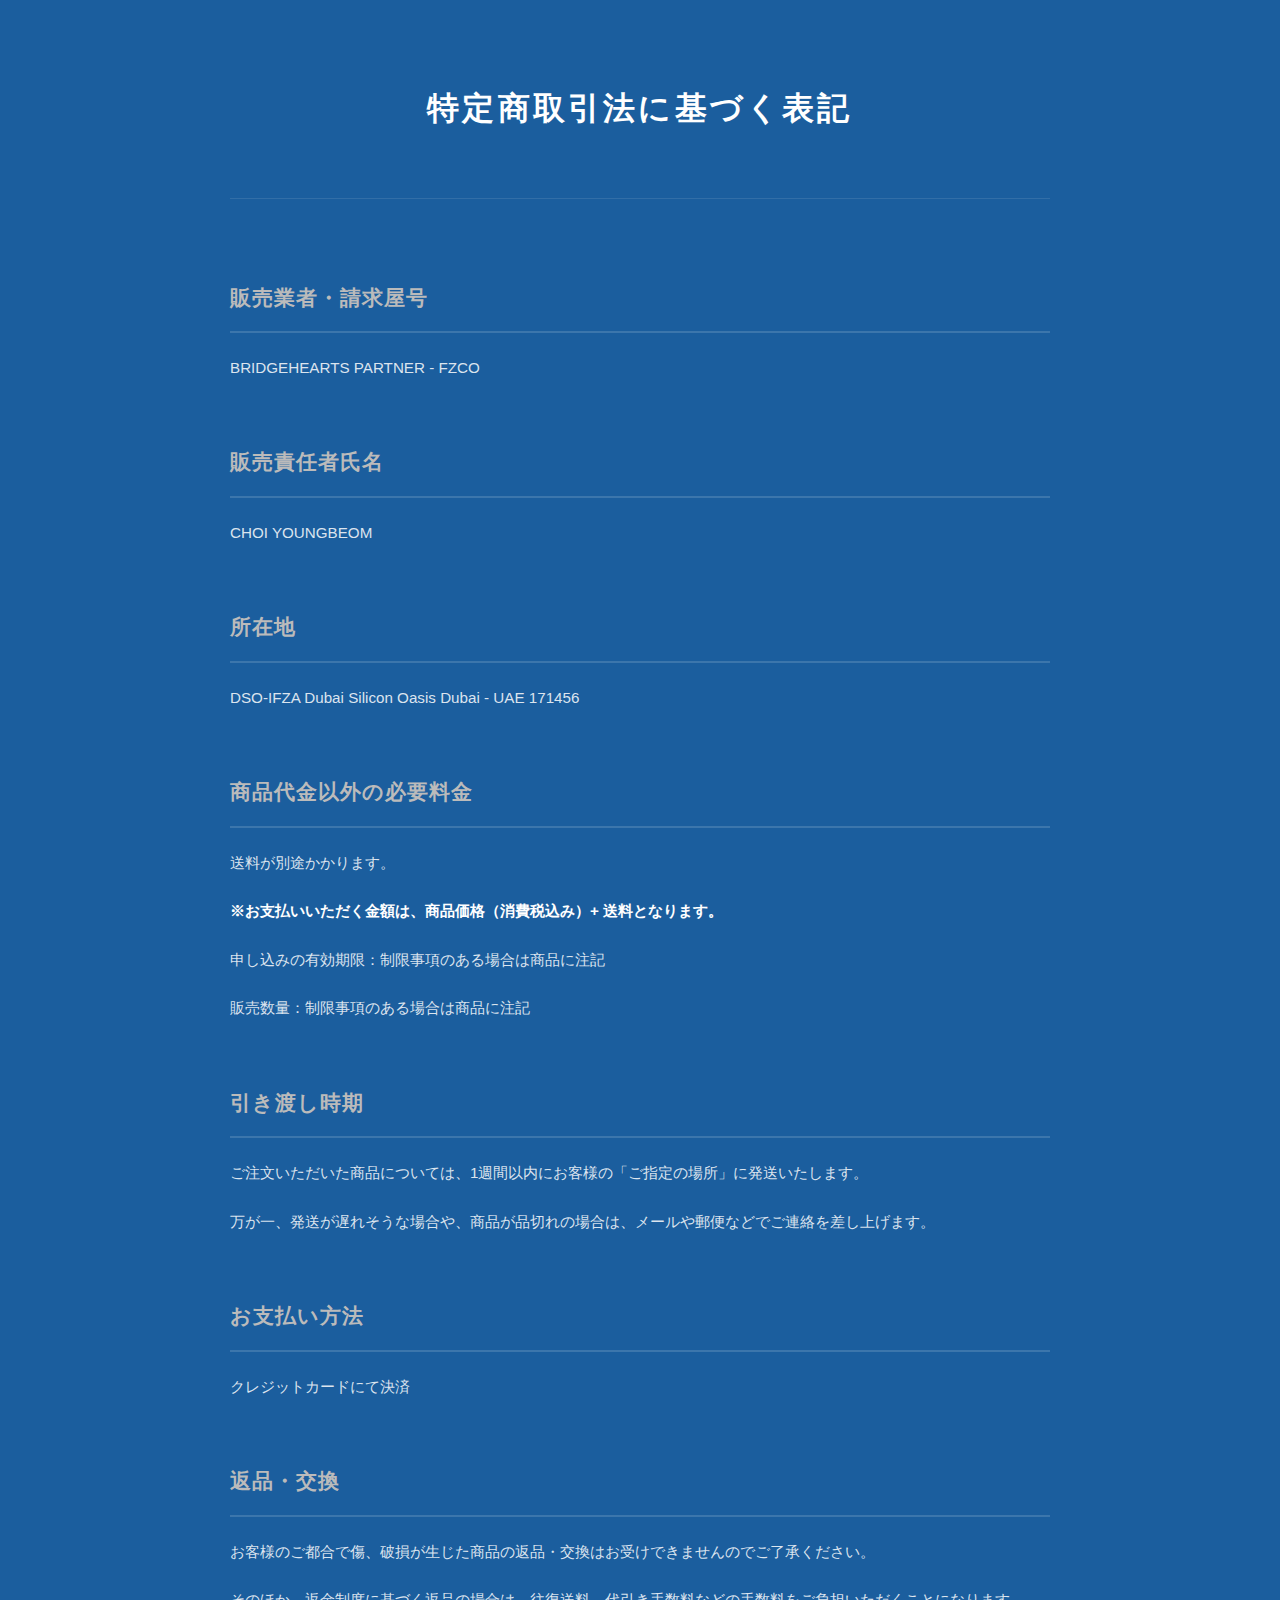
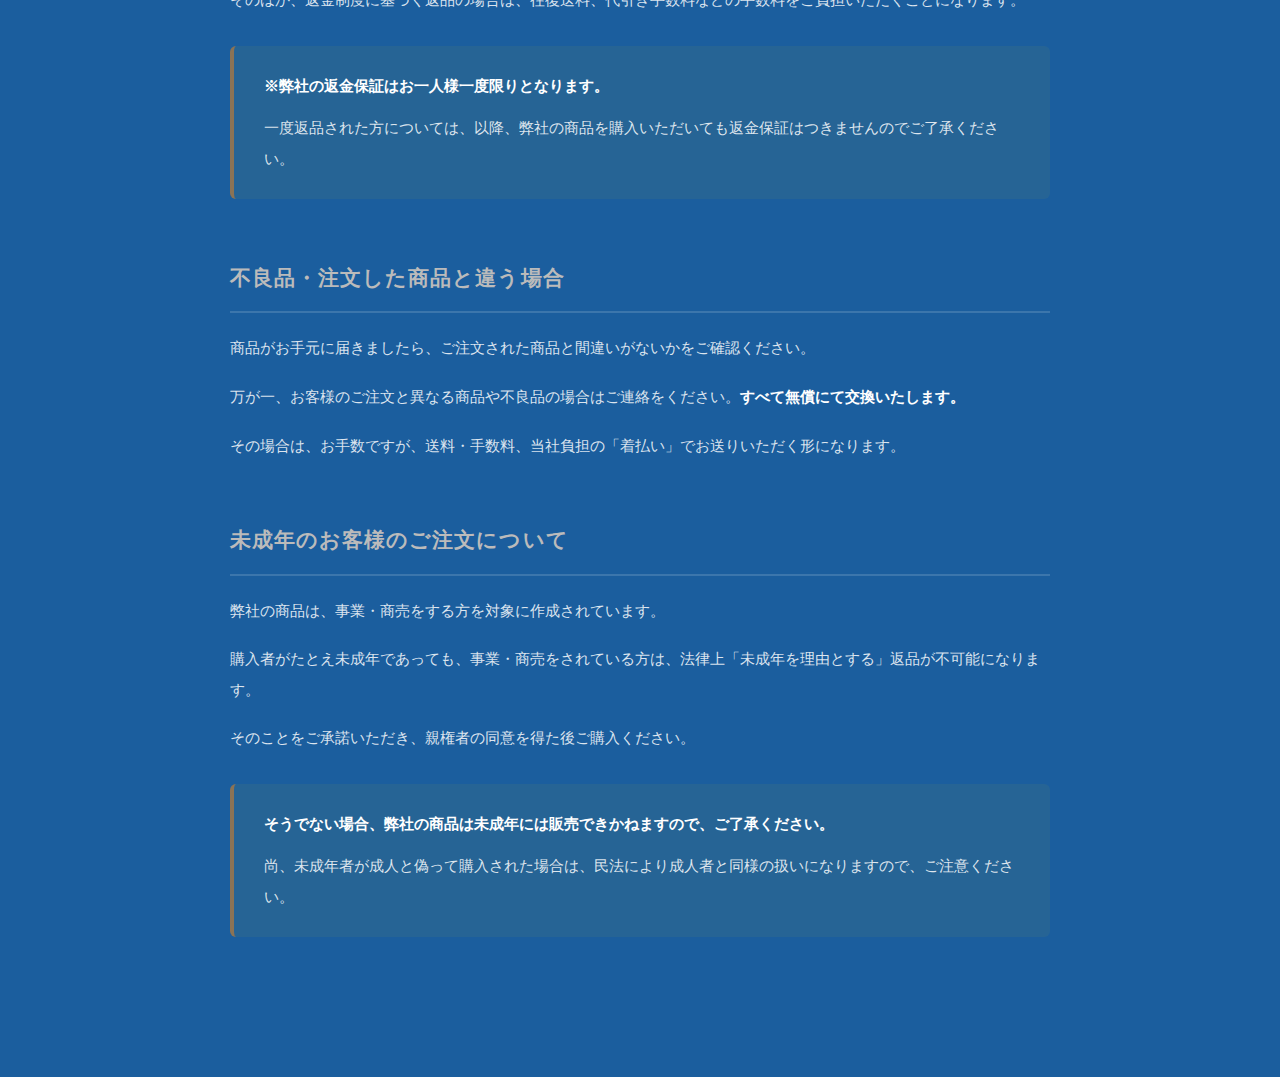
<file: tokusho.html>
<!DOCTYPE html>
<html lang="ja">
<head>
    <meta charset="UTF-8">
    <meta name="viewport" content="width=device-width, initial-scale=1.0">
    <title>特定商取引法に基づく表記</title>

<link href="https://fonts.googleapis.com" rel="preconnect"/>
<link crossorigin="" href="https://fonts.gstatic.com" rel="preconnect"/>
<link href="https://fonts.googleapis.com/css2?family=Inter:wght@400;700&amp;family=Noto+Sans+JP:wght@100..900&amp;display=swap" rel="stylesheet"/>

    <style>
        * {
            margin: 0;
            padding: 0;
            box-sizing: border-box;
        }

        body {
            font-family: 'Figtree', 'Helvetica Neue', Arial, 'Hiragino Kaku Gothic ProN', 'Hiragino Sans', Meiryo, sans-serif;
            background: #1B5E9E;
            color: #fff;
            line-height: 1.8;
            font-size: 16px;
            -webkit-font-smoothing: antialiased;
            overflow-x: hidden;
        }

        /* ========================================
           コンテナ
        ======================================== */
        .container {
            max-width: 900px;
            margin: 0 auto;
            padding: 80px 40px;
        }

        /* ========================================
           ヘッダー
        ======================================== */
        .page-header {
            text-align: center;
            margin-bottom: 80px;
            padding-bottom: 40px;
            border-bottom: 1px solid rgba(255, 255, 255, 0.1);
        }

        .page-title {
            font-size: 2rem;
            font-weight: 700;
            letter-spacing: 0.1em;
            margin-bottom: 20px;
        }

        .page-subtitle {
            font-size: 0.9rem;
            color: rgba(255, 255, 255, 0.6);
            letter-spacing: 0.05em;
        }

        /* ========================================
           コンテンツセクション
        ======================================== */
        .content-section {
            margin-bottom: 60px;
        }

        .section-title {
            font-size: 1.3rem;
            font-weight: 700;
            margin-bottom: 20px;
            padding-bottom: 15px;
            border-bottom: 2px solid rgba(255, 255, 255, 0.15);
            color: #BBB;
            letter-spacing: 0.05em;
        }

        .section-content {
            font-size: 0.95rem;
            line-height: 2;
            color: rgba(255, 255, 255, 0.85);
            text-align: left;
        }

        .section-content p {
            margin-bottom: 1.2em;
        }

        .section-content strong {
            color: #fff;
            font-weight: 600;
        }

        /* ========================================
           注意事項ボックス
        ======================================== */
        .notice-box {
            background: rgba(255, 215, 0, 0.05);
            border-left: 4px solid #8B7355;
            padding: 25px 30px;
            margin: 30px 0;
            border-radius: 6px;
        }

        .notice-box p {
            margin-bottom: 0.8em;
        }

        .notice-box p:last-child {
            margin-bottom: 0;
        }

        /* ========================================
           フッター
        ======================================== */
        .page-footer {
            text-align: center;
            padding-top: 60px;
            margin-top: 80px;
            border-top: 1px solid rgba(255, 255, 255, 0.1);
        }

        .back-link {
            display: inline-block;
            padding: 15px 40px;
            background: rgba(255, 255, 255, 0.05);
            border: 2px solid rgba(255, 255, 255, 0.2);
            border-radius: 8px;
            color: #fff;
            text-decoration: none;
            font-weight: 600;
            letter-spacing: 0.05em;
            transition: all 0.3s ease;
        }

        .back-link:hover {
            background: rgba(255, 255, 255, 0.1);
            border-color: rgba(255, 215, 0, 0.6);
            transform: translateY(-2px);
        }

        /* ========================================
           レスポンシブ
        ======================================== */
        @media (max-width: 768px) {
            .container {
                padding: 60px 30px;
            }

            .page-header {
                margin-bottom: 60px;
            }

            .page-title {
                font-size: 1.6rem;
            }

            .page-subtitle {
                font-size: 0.85rem;
            }

            .content-section {
                margin-bottom: 50px;
            }

            .section-title {
                font-size: 1.2rem;
            }

            .section-content {
                font-size: 0.9rem;
            }

            .notice-box {
                padding: 20px 20px;
            }
        }

        @media (max-width: 600px) {
            .container {
                padding: 50px 20px;
            }

            .page-title {
                font-size: 1.4rem;
            }

            .section-title {
                font-size: 1.1rem;
            }

            .section-content {
                font-size: 0.85rem;
                line-height: 1.9;
            }

            .notice-box {
                padding: 18px 16px;
                font-size: 0.85rem;
            }

            .back-link {
                padding: 12px 30px;
                font-size: 0.9rem;
            }
        }
    </style>
</head>
<body>
    <div class="container">
        <!-- ヘッダー -->
        <header class="page-header">
            <h1 class="page-title">特定商取引法に基づく表記</h1>
            <!--p class="page-subtitle">Tokutei Shouitorihiki Hou</p-->
        </header>

        <!-- コンテンツ -->
        <main>
            <!-- 販売業者 -->
            <section class="content-section">
                <h2 class="section-title">販売業者・請求屋号</h2>
                <div class="section-content">
                    <p>BRIDGEHEARTS PARTNER - FZCO</p>
                </div>
            </section>

            <!-- 販売責任者 -->
            <section class="content-section">
                <h2 class="section-title">販売責任者氏名</h2>
                <div class="section-content">
                    <p>CHOI YOUNGBEOM</p>
                </div>
            </section>

            <!-- 所在地 -->
            <section class="content-section">
                <h2 class="section-title">所在地</h2>
                <div class="section-content">
                    <p>DSO-IFZA Dubai Silicon Oasis Dubai - UAE 171456</p>
                </div>
            </section>

            <!-- 商品代金以外の必要料金 -->
            <section class="content-section">
                <h2 class="section-title">商品代金以外の必要料金</h2>
                <div class="section-content">
                    <p>送料が別途かかります。</p>
                    <p><strong>※お支払いいただく金額は、商品価格（消費税込み）+ 送料となります。</strong></p>
                    <p>申し込みの有効期限：制限事項のある場合は商品に注記</p>
                    <p>販売数量：制限事項のある場合は商品に注記</p>
                </div>
            </section>

            <!-- 引き渡し時期 -->
            <section class="content-section">
                <h2 class="section-title">引き渡し時期</h2>
                <div class="section-content">
                    <p>ご注文いただいた商品については、1週間以内にお客様の「ご指定の場所」に発送いたします。</p>
                    <p>万が一、発送が遅れそうな場合や、商品が品切れの場合は、メールや郵便などでご連絡を差し上げます。</p>
                </div>
            </section>

            <!-- お支払い方法 -->
            <section class="content-section">
                <h2 class="section-title">お支払い方法</h2>
                <div class="section-content">
                    <p>クレジットカードにて決済</p>
                </div>
            </section>

            <!-- 返品・交換 -->
            <section class="content-section">
                <h2 class="section-title">返品・交換</h2>
                <div class="section-content">
                    <p>お客様のご都合で傷、破損が生じた商品の返品・交換はお受けできませんのでご了承ください。</p>
                    <p>そのほか、返金制度に基づく返品の場合は、往復送料、代引き手数料などの手数料をご負担いただくことになります。</p>
                    
                    <div class="notice-box">
                        <p><strong>※弊社の返金保証はお一人様一度限りとなります。</strong></p>
                        <p>一度返品された方については、以降、弊社の商品を購入いただいても返金保証はつきませんのでご了承ください。</p>
                    </div>
                </div>
            </section>

            <!-- 不良品 -->
            <section class="content-section">
                <h2 class="section-title">不良品・注文した商品と違う場合</h2>
                <div class="section-content">
                    <p>商品がお手元に届きましたら、ご注文された商品と間違いがないかをご確認ください。</p>
                    <p>万が一、お客様のご注文と異なる商品や不良品の場合はご連絡をください。<strong>すべて無償にて交換いたします。</strong></p>
                    <p>その場合は、お手数ですが、送料・手数料、当社負担の「着払い」でお送りいただく形になります。</p>
                </div>
            </section>

            <!-- 未成年 -->
            <section class="content-section">
                <h2 class="section-title">未成年のお客様のご注文について</h2>
                <div class="section-content">
                    <p>弊社の商品は、事業・商売をする方を対象に作成されています。</p>
                    <p>購入者がたとえ未成年であっても、事業・商売をされている方は、法律上「未成年を理由とする」返品が不可能になります。</p>
                    <p>そのことをご承諾いただき、親権者の同意を得た後ご購入ください。</p>
                    
                    <div class="notice-box">
                        <p><strong>そうでない場合、弊社の商品は未成年には販売できかねますので、ご了承ください。</strong></p>
                        <p>尚、未成年者が成人と偽って購入された場合は、民法により成人者と同様の扱いになりますので、ご注意ください。</p>
                    </div>
                </div>
            </section>
        </main>


    </div>
</body>
</html>
</file>
<file: style-for-jm.css>
/* Japan Maker Diagnosis Page – Drop-in replacement for style-moon.css */

/* Brand Tokens */
:root {
  /* Japan Maker base */
  --primary-blue: #1B5E9E;
  --dark-blue: #0A3A66;
  --light-blue: #E8F0F7;
  --gray-dark: #2C3E50;
  --text-dark: #333333;
  --text-gray: #666666;
  --white: #FFFFFF;
  --shadow-blue: rgba(27, 94, 158, 0.15);
  --shadow-blue-hover: rgba(27, 94, 158, 0.30);

  /* Mapping from moon.css tokens to JM brand */
  --primary-color: var(--primary-blue);
  --secondary-color: #6699CC;          /* 補助的な薄青 */
  --accent-color: var(--light-blue);   /* 枠や分離のアクセント */
  --background: var(--white);
  --card-background: var(--white);
  --shadow: var(--shadow-blue);
  --shadow-hover: var(--shadow-blue-hover);
  --border-radius: 12px;
  --transition: all 0.3s cubic-bezier(0.4, 0, 0.2, 1);
}

/* Reset */
* { margin: 0; padding: 0; box-sizing: border-box; }

/* Base */
html, body { width: 100%; height: 100%; overflow-x: hidden; }

body {
  font-family: 'Noto Sans JP', 'Hiragino Sans', 'Hiragino Kaku Gothic ProN', 'Yu Gothic', 'Meiryo', sans-serif;
  background-color: var(--background);
  color: var(--text-dark);
  line-height: 1.7;
  -webkit-font-smoothing: antialiased;
  -moz-osx-font-smoothing: grayscale;
}

a{
  text-decoration: none;
}

/* App Wrapper */
#app { min-height: 100vh; position: relative; }

/* Page Transitions */
.page {
  display: none;
  opacity: 0;
  transform: translateY(20px);
  transition: var(--transition);
  min-height: 100vh;
  padding: 40px 20px;
  background: var(--background);
}

.page.active {
  display: block;
  opacity: 1;
  transform: translateY(0);
  animation: fadeInUp 0.5s ease-out;
}

@keyframes fadeInUp {
  from { opacity: 0; transform: translateY(20px); }
  to   { opacity: 1; transform: translateY(0); }
}

/* Container */
.container { max-width: 720px; margin: 0 auto; width: 100%; }

/* Typography */
.tribal-title {
  font-size: clamp(28px, 5.6vw, 40px);
  font-weight: 800;
  color: var(--primary-blue);
  margin-bottom: 16px;
  letter-spacing: 0.02em;
  line-height: 1.25;
  text-align: center; /* 短い理念・見出しは中央寄せ */
}

.section-title {
  font-size: clamp(20px, 4.5vw, 28px);
  font-weight: 700;
  color: var(--primary-blue);
  margin-bottom: 12px;
  text-align: center; /* サブコピーは中央寄せ */
}

.subtitle {
  font-size: clamp(14px, 3.8vw, 18px);
  color: var(--text-gray);
  margin-bottom: 24px;
  font-weight: 500;
  text-align: center;
}

.vision-text, .description {
  font-size: 1rem;
  line-height: 1.8;
  color: var(--text-dark);
  margin-bottom: 28px;
  text-align: left; /* 説明は左寄せ */
}

/* Alignment Helpers */
.centered { text-align: center; }
.left-aligned { text-align: left; }

/* Header Block */
.page-header { margin-bottom: 36px; }

/* Progress Bar */
.progress-bar {
  width: 100%;
  height: 10px;
  background-color: var(--light-blue);
  border-radius: 6px;
  overflow: hidden;
  margin-bottom: 10px;
  box-shadow: 0 1px 3px var(--shadow);
}

.progress-fill {
  height: 100%;
  background: linear-gradient(90deg, var(--primary-blue), var(--dark-blue));
  width: 0;
  transition: width 0.3s ease;
}

.progress-text {
  font-size: 0.9rem;
  color: var(--text-gray);
  margin-bottom: 24px;
  font-weight: 600;
  text-align: right;
}

/* Question */
.question-container { margin-bottom: 28px; }

.question-text {
  font-size: clamp(18px, 4.8vw, 24px);
  font-weight: 700;
  color: var(--primary-blue);
  margin-bottom: 20px;
  line-height: 1.6;
  text-align: center; /* 問いは短く中央で提示 */
}

/* Choices */
.choices { display: flex; flex-direction: column; gap: 14px; }

.choice-btn {
  background-color: var(--card-background);
  border: 2px solid var(--accent-color);
  border-radius: var(--border-radius);
  padding: 18px 20px;
  font-size: 1rem;
  color: var(--text-dark);
  cursor: pointer;
  transition: var(--transition);
  text-align: left; /* 決断の導線は左寄せ */
  min-height: 60px;
  display: flex;
  align-items: center;
  box-shadow: 0 2px 8px var(--shadow);
  position: relative;
  overflow: hidden;
}

.choice-btn::before {
  content: '';
  position: absolute; left: 0; top: 0;
  width: 6px; height: 100%;
  background: var(--primary-blue);
  transform: scaleY(0);
  transform-origin: top;
  transition: transform 0.3s ease;
}

.choice-btn:hover {
  border-color: var(--primary-blue);
  box-shadow: 0 6px 18px var(--shadow-hover);
  transform: translateY(-2px);
}

.choice-btn:hover::before { transform: scaleY(1); }

.choice-btn:active { transform: translateY(0); }

.choice-btn.selected {
  background-color: var(--light-blue);
  border-color: var(--primary-blue);
  font-weight: 700;
}

/* Buttons */
.btn {
  padding: 14px 32px;
  font-size: 1rem;
  font-weight: 700;
  border: none;
  border-radius: 10px;
  cursor: pointer;
  transition: var(--transition);
  min-width: 200px;
  min-height: 54px;
  display: inline-block;
  text-align: center;
  box-shadow: 0 2px 8px var(--shadow);
}

.btn-primary {
  background-color: var(--primary-blue);
  color: var(--white);
}

.btn-primary:hover {
  background-color: var(--dark-blue);
  box-shadow: 0 8px 22px var(--shadow-hover);
  transform: translateY(-2px);
}

.btn-primary:active { transform: translateY(0); }

.btn-secondary {
  background-color: transparent;
  color: var(--primary-blue);
  border: 2px solid var(--primary-blue);
  margin-left: 12px;
}

.btn-secondary:hover {
  background-color: var(--light-blue);
  box-shadow: 0 6px 18px var(--shadow-hover);
}

/* Action Area */
.action-area { margin-top: 28px; margin: 0 auto; text-align: center; }

/* Form */
.email-form { max-width: 520px; margin: 0 auto; }

.form-group { margin-bottom: 18px; }

.form-label {
  display: block;
  font-size: 0.95rem;
  font-weight: 700;
  color: var(--text-dark);
  margin-bottom: 8px;
  text-align: left;
}

.form-control {
  width: 100%;
  padding: 14px;
  font-size: 1rem;
  border: 2px solid var(--accent-color);
  border-radius: 10px;
  background-color: var(--white);
  color: var(--text-dark);
  transition: var(--transition);
  min-height: 52px;
}

.form-control:focus {
  outline: none;
  border-color: var(--primary-blue);
  box-shadow: 0 0 0 3px rgba(27, 94, 158, 0.15);
}

/* Result Page */
.result-title {
  font-size: clamp(24px, 5.8vw, 36px);
  color: var(--primary-blue);
  font-weight: 800;
  margin-bottom: 16px;
  text-align: center;
}

.result-description {
  font-size: 1.05rem;
  line-height: 1.9;
  margin-bottom: 28px;
  color: var(--text-dark);
  text-align: left;
}

.result-details {
  background-color: var(--card-background);
  padding: 24px;
  border-radius: var(--border-radius);
  border: 2px solid var(--accent-color);
  margin-bottom: 28px;
  box-shadow: 0 2px 8px var(--shadow);
}

.result-details h3 {
  font-size: 1.2rem;
  color: var(--primary-blue);
  margin-bottom: 16px;
}

.score-item {
  display: flex;
  justify-content: space-between;
  align-items: center;
  padding: 12px 0;
  border-bottom: 1px solid var(--accent-color);
}

.score-item:last-child { border-bottom: none; }

.score-label { font-weight: 700; color: var(--text-dark); }

.score-value { font-size: 1.1rem; font-weight: 800; color: var(--primary-blue); }

/* Loading Overlay */
.loading-overlay {
  position: fixed; top: 0; left: 0; width: 100%; height: 100%;
  background-color: rgba(10, 58, 102, 0.92); /* JMトーンの暗幕 */
  display: none; justify-content: center; align-items: center; flex-direction: column;
  z-index: 1000;
}

.loading-overlay.active { display: flex; }

.spinner {
  width: 50px; height: 50px;
  border: 4px solid rgba(255, 255, 255, 0.35);
  border-top-color: var(--white);
  border-radius: 50%;
  animation: spin 1s linear infinite;
  margin-bottom: 16px;
}

@keyframes spin { to { transform: rotate(360deg); } }

.loading-overlay p {
  font-size: 1.05rem;
  color: var(--white);
  font-weight: 700;
}

/* Responsive */
@media (max-width: 768px) {
  .container { max-width: 100%; }
  .page { padding: 28px 16px; }
  .tribal-title { font-size: clamp(22px, 6vw, 30px); }
  .section-title { font-size: clamp(18px, 5.2vw, 24px); }
  .subtitle { font-size: 0.95rem; }
  .question-text { font-size: clamp(16px, 5.2vw, 22px); }
  .choice-btn { padding: 16px 16px; font-size: 0.95rem; min-height: 56px; }
  .btn { padding: 14px 24px; font-size: 0.95rem; min-width: 180px; }
  .btn-secondary { margin-left: 0; margin-top: 12px; }
  .result-title { font-size: clamp(20px, 6vw, 28px); }
  .result-details { padding: 20px; }
}

@media (max-width: 480px) {
  .tribal-title { font-size: clamp(20px, 7vw, 26px); }
  .vision-text, .description { font-size: 0.95rem; }
  .question-text { font-size: clamp(16px, 6vw, 20px); }
  .choice-btn { padding: 14px 14px; font-size: 0.92rem; }
  .btn { width: 100%; min-width: auto; }
  .progress-text { font-size: 0.85rem; }
}



/* ID折り返し */
#diagnosisId{
  overflow-wrap: break-word;
  word-wrap: break-word;
}


/* 更に表示ボタンのデザイン */
#button-container {
  /* 親要素の幅いっぱいに広げ、Flexboxで子要素を中央に配置 */
  width: 100%;
  display: flex;
  justify-content: center; /* 水平方向の中央揃え */
  margin-top: 30px; /* 上部に余白を設定 */
  margin-bottom: 30px; /* 下部に余白を設定 */
}

.load-more-btn {
  /* サイズと形状 */
  padding: 12px 30px;
  font-size: 16px; 
  font-weight: bold;
  border-radius: 6px; /* 角を少し丸くする */
  cursor: pointer;
  border: none; /* 境界線は使用しない（グラデーションを活かすため） */
  
  /* グラデーション背景（黒〜濃いグレー） */
  background-image: linear-gradient(to top, #1a1a1a, #333333); 
  
  /* 文字色 */
  color: #ffffff; /* 白い文字 */
  
  /* 影（黒い背景にボタンを浮き上がらせる） */
  box-shadow: 0 4px 10px rgba(0, 0, 0, 0.5); 
  
  /* アニメーション */
  transition: all 0.3s ease;
}

/* マウスオーバー時のスタイル (ホバーエフェクト) */
.load-more-btn:hover {
  /* ホバーで背景をアクセントカラーのグラデーションに変化させる */
  background-image: linear-gradient(to top, #1e90ff, #50bfff); /* 青系のグラデーション */
  color: #ffffff;
  /* 影を強くして、押せる感じを強調 */
  box-shadow: 0 6px 15px rgba(30, 144, 255, 0.5); 
}

/* 押したときのスタイル (アクティブエフェクト) */
.load-more-btn:active {
  transform: translateY(1px); /* 少し押し込むような効果 */
  box-shadow: 0 3px 8px rgba(0, 0, 0, 0.6);
}




.agree {
font-size: 0.7rem;
line-height: 1.4;
padding-top: 10px;
margin-bottom: 32px;
color: var(--text-dark);
opacity: 0.6;
font-weight: 100;
text-align:center;
width:280px;
margin:0 auto;

}

.purpose {
font-size: 0.8rem;
line-height: 1.4;
padding-top: 30px;
margin-bottom: 32px;
color: var(--text-dark);
opacity: 0.8;
font-weight: 100;
text-align:left;
margin:0 auto;

}




        /* ========================================
           フッター
        ======================================== */
        .footer {
            background: var(--light-blue);
            color: #fff;
            padding: 40px 20px;
            text-align: center;
            border-top: 1px solid rgba(255, 255, 255, 0.1);
            margin-bottom: 0px;
        }

        .footer-links {
            display: inline;
            justify-content: center;
            gap: 30px;
            margin-bottom: 0px;
        }

        .footer-links a {
            color: rgba(21, 21, 21, 0.7);
            text-decoration: none;
            font-size: 0.75rem;
            letter-spacing: 0.05em;
            transition: color 0.3s ease;
        }

        .footer-links a:hover {
            color: #fff;
        }

        .footer-copyright {
            font-size: 0.85rem;
            color: rgba(21, 21, 21, 0.5);
            letter-spacing: 0.05em;
            margin-top: 20px;
        }
</file>
